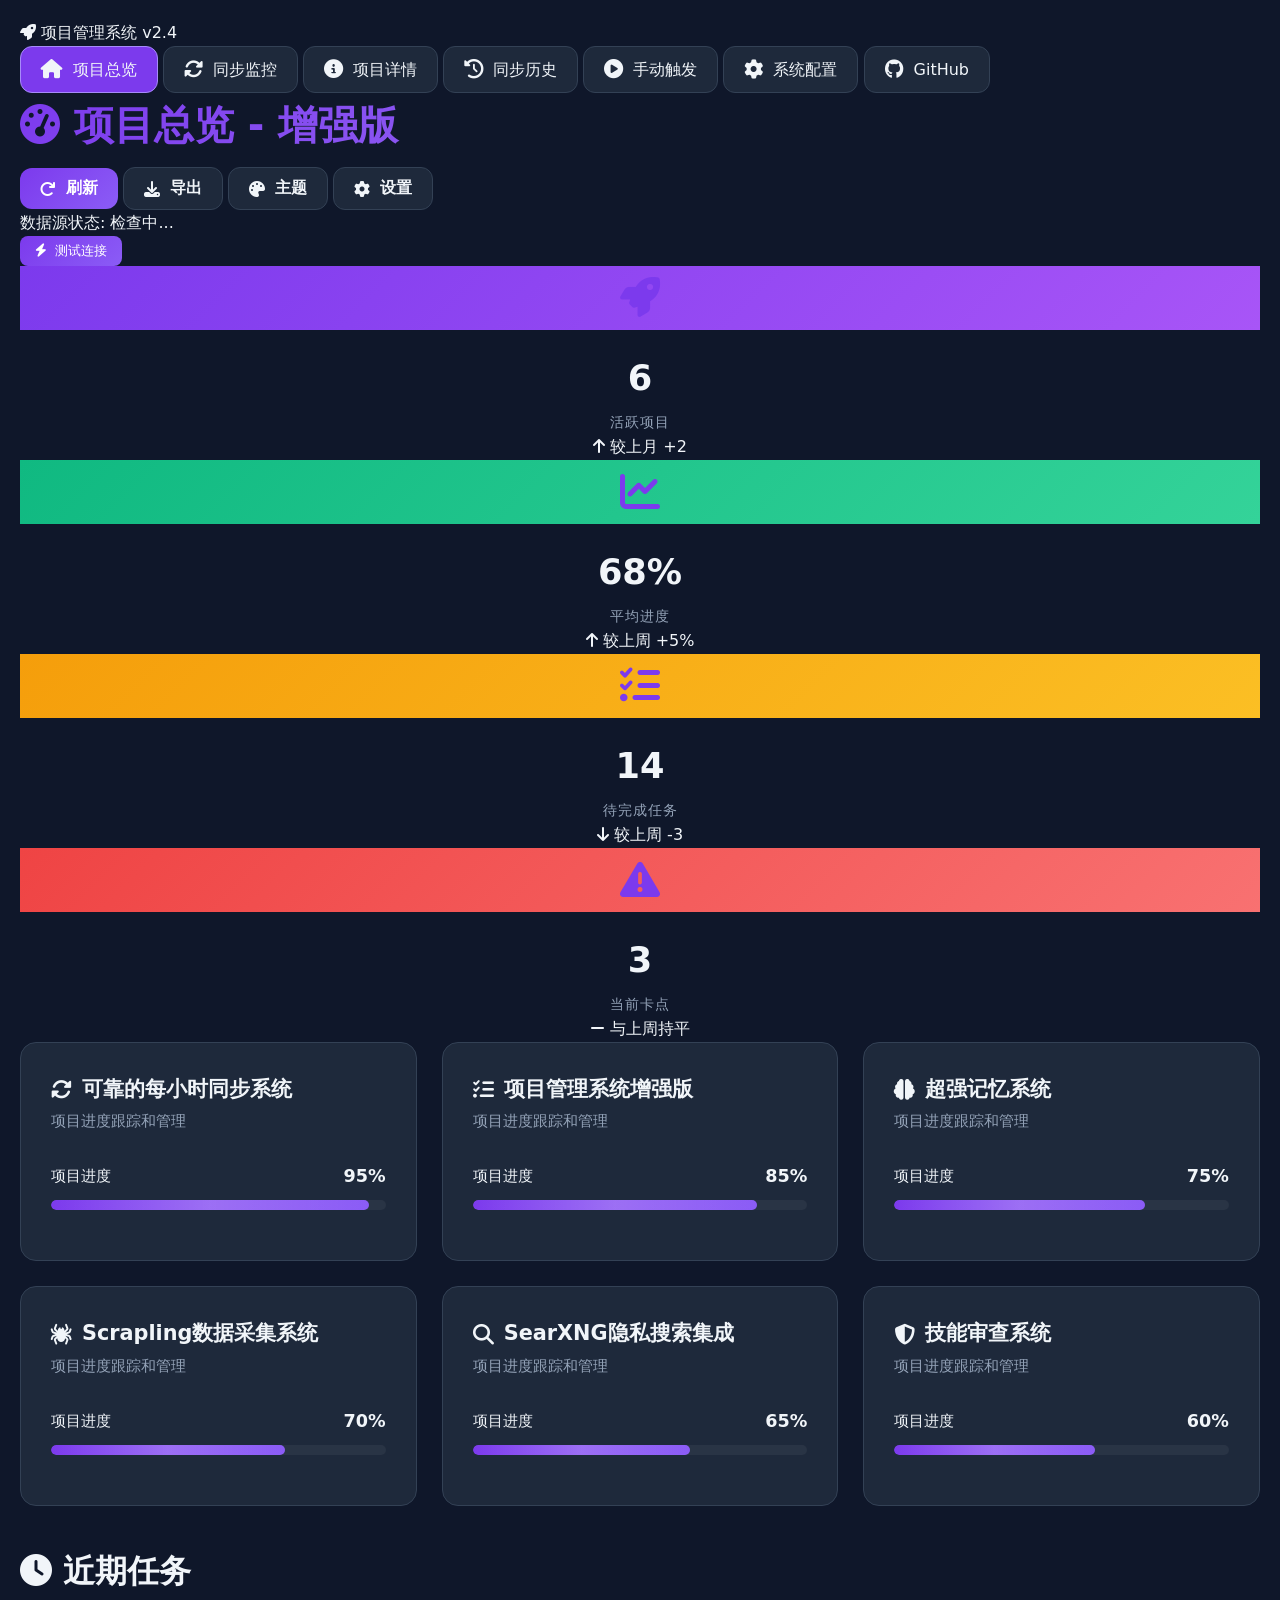
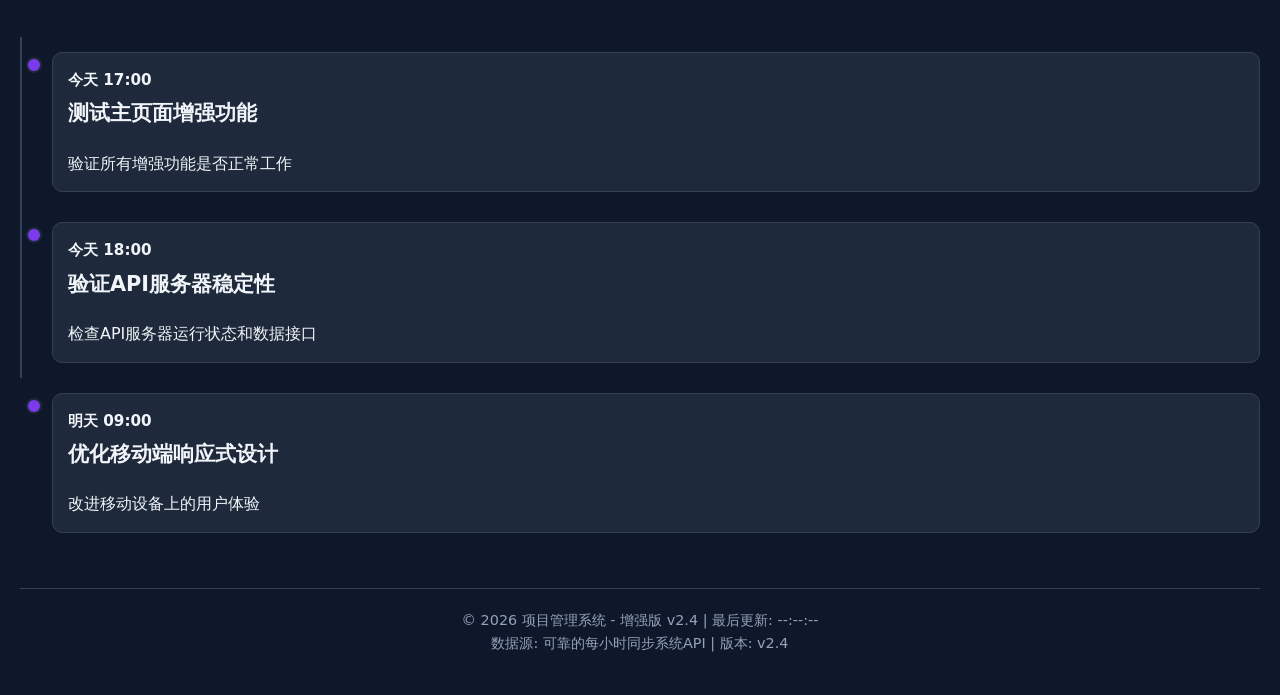
<file: index.html>
<!DOCTYPE html>
<html lang="zh-CN">
<head>
    <meta charset="UTF-8">
    <meta name="viewport" content="width=device-width, initial-scale=1.0">
    <title>项目管理系统 - 增强版 v2.4</title>
    <link rel="stylesheet" href="https://cdnjs.cloudflare.com/ajax/libs/font-awesome/6.4.0/css/all.min.css">
    <link rel="stylesheet" href="styles/main.css">
    <link rel="stylesheet" href="styles/enhanced.css">
</head>
<body>
    <div class="container container-wide">
        <!-- 导航栏 -->
        <nav class="navbar">
            <div class="nav-brand">
        <!-- 导航栏 -->
        <nav class="navbar">
            <div class="nav-brand">
                <i class="fas fa-rocket"></i>
                <span>项目管理系统</span>
                <span class="version-badge">v2.4</span>
            </div>
            <div class="nav-links">
                <a href="index.html" class="nav-link active">
                    <i class="fas fa-home"></i> 项目总览
                </a>
                <a href="sync-monitor-enhanced.html" class="nav-link ">
                    <i class="fas fa-sync-alt"></i> 同步监控
                </a>
                <a href="project-details.html" class="nav-link ">
                    <i class="fas fa-info-circle"></i> 项目详情
                </a>
                <a href="sync-history.html" class="nav-link ">
                    <i class="fas fa-history"></i> 同步历史
                </a>
                <a href="sync-control.html" class="nav-link ">
                    <i class="fas fa-play-circle"></i> 手动触发
                </a>
                <a href="system-config.html" class="nav-link ">
                    <i class="fas fa-cog"></i> 系统配置
                </a>
                <a href="https://github.com/tengfeizhao1219/Projects-Dashboard" class="nav-link" target="_blank">
                    <i class="fab fa-github"></i> GitHub
                </a>
            </div>
        </nav>
        
        <!-- 页面标题 -->
        <div class="page-header">
            <h1><i class="fas fa-tachometer-alt"></i> 项目总览 - 增强版</h1>
            <div class="header-actions">
                <button class="btn btn-primary" id="globalRefresh">
                    <i class="fas fa-redo"></i> 刷新
                </button>
                <button class="btn btn-secondary" id="globalExport">
                    <i class="fas fa-download"></i> 导出
                </button>
                <button class="btn btn-secondary" id="globalTheme">
                    <i class="fas fa-palette"></i> 主题
                </button>
                <button class="btn btn-secondary" id="globalSettings">
                    <i class="fas fa-cog"></i> 设置
                </button>
            </div>
        </div>
        
        <!-- API状态指示器 -->
        <div class="api-status-indicator" id="apiStatusIndicator">
            <div class="api-status-content">
                <span class="api-status-label">数据源状态:</span>
                <span class="api-status-value" id="apiStatusValue">检查中...</span>
                <button class="api-test-btn" id="apiTestBtn">
                    <i class="fas fa-bolt"></i> 测试连接
                </button>
            </div>
        </div>
        
        <!-- 英雄统计区域 -->
        <div class="hero-stats">
            <div class="stat-card">
                <div class="stat-icon" style="background: linear-gradient(135deg, #7c3aed, #a855f7);">
                    <i class="fas fa-rocket"></i>
                </div>
                <div class="stat-content">
                    <div class="stat-value">6</div>
                    <div class="stat-label">活跃项目</div>
                    <div class="stat-trend positive">
                        <i class="fas fa-arrow-up"></i> 较上月 +2
                    </div>
                </div>
            </div>
            
            <div class="stat-card">
                <div class="stat-icon" style="background: linear-gradient(135deg, #10b981, #34d399);">
                    <i class="fas fa-chart-line"></i>
                </div>
                <div class="stat-content">
                    <div class="stat-value">68%</div>
                    <div class="stat-label">平均进度</div>
                    <div class="stat-trend positive">
                        <i class="fas fa-arrow-up"></i> 较上周 +5%
                    </div>
                </div>
            </div>
            
            <div class="stat-card">
                <div class="stat-icon" style="background: linear-gradient(135deg, #f59e0b, #fbbf24);">
                    <i class="fas fa-tasks"></i>
                </div>
                <div class="stat-content">
                    <div class="stat-value">14</div>
                    <div class="stat-label">待完成任务</div>
                    <div class="stat-trend negative">
                        <i class="fas fa-arrow-down"></i> 较上周 -3
                    </div>
                </div>
            </div>
            
            <div class="stat-card">
                <div class="stat-icon" style="background: linear-gradient(135deg, #ef4444, #f87171);">
                    <i class="fas fa-exclamation-triangle"></i>
                </div>
                <div class="stat-content">
                    <div class="stat-value">3</div>
                    <div class="stat-label">当前卡点</div>
                    <div class="stat-trend neutral">
                        <i class="fas fa-minus"></i> 与上周持平
                    </div>
                </div>
            </div>
        </div>
        
        <!-- 项目容器 -->
        <div class="projects-container" id="projectsContainer">
            <!-- 项目卡片将通过JavaScript动态生成 -->
        </div>
        
        <!-- 近期任务时间线 -->
        <div class="timeline-section">
            <h2 class="section-title">
                <i class="fas fa-clock"></i> 近期任务
            </h2>
            <div class="timeline">
                <div class="timeline-item">
                    <div class="timeline-marker"></div>
                    <div class="timeline-content">
                        <div class="timeline-date">今天 17:00</div>
                        <div class="timeline-title">测试主页面增强功能</div>
                        <div class="timeline-desc">验证所有增强功能是否正常工作</div>
                    </div>
                </div>
                <div class="timeline-item">
                    <div class="timeline-marker"></div>
                    <div class="timeline-content">
                        <div class="timeline-date">今天 18:00</div>
                        <div class="timeline-title">验证API服务器稳定性</div>
                        <div class="timeline-desc">检查API服务器运行状态和数据接口</div>
                    </div>
                </div>
                <div class="timeline-item">
                    <div class="timeline-marker"></div>
                    <div class="timeline-content">
                        <div class="timeline-date">明天 09:00</div>
                        <div class="timeline-title">优化移动端响应式设计</div>
                        <div class="timeline-desc">改进移动设备上的用户体验</div>
                    </div>
                </div>
            </div>
        </div>
        
        <!-- 页脚 -->
        <footer>
            <p>© 2026 项目管理系统 - 增强版 v2.4 | 最后更新: <span id="lastUpdateTime">--:--:--</span></p>
            <p>数据源: 可靠的每小时同步系统API | 版本: v2.4</p>
        </footer>
    </div>
    
    <!-- JavaScript -->
    <script src="scripts/enhanced.js"></script>
</body>
</html>
</file>
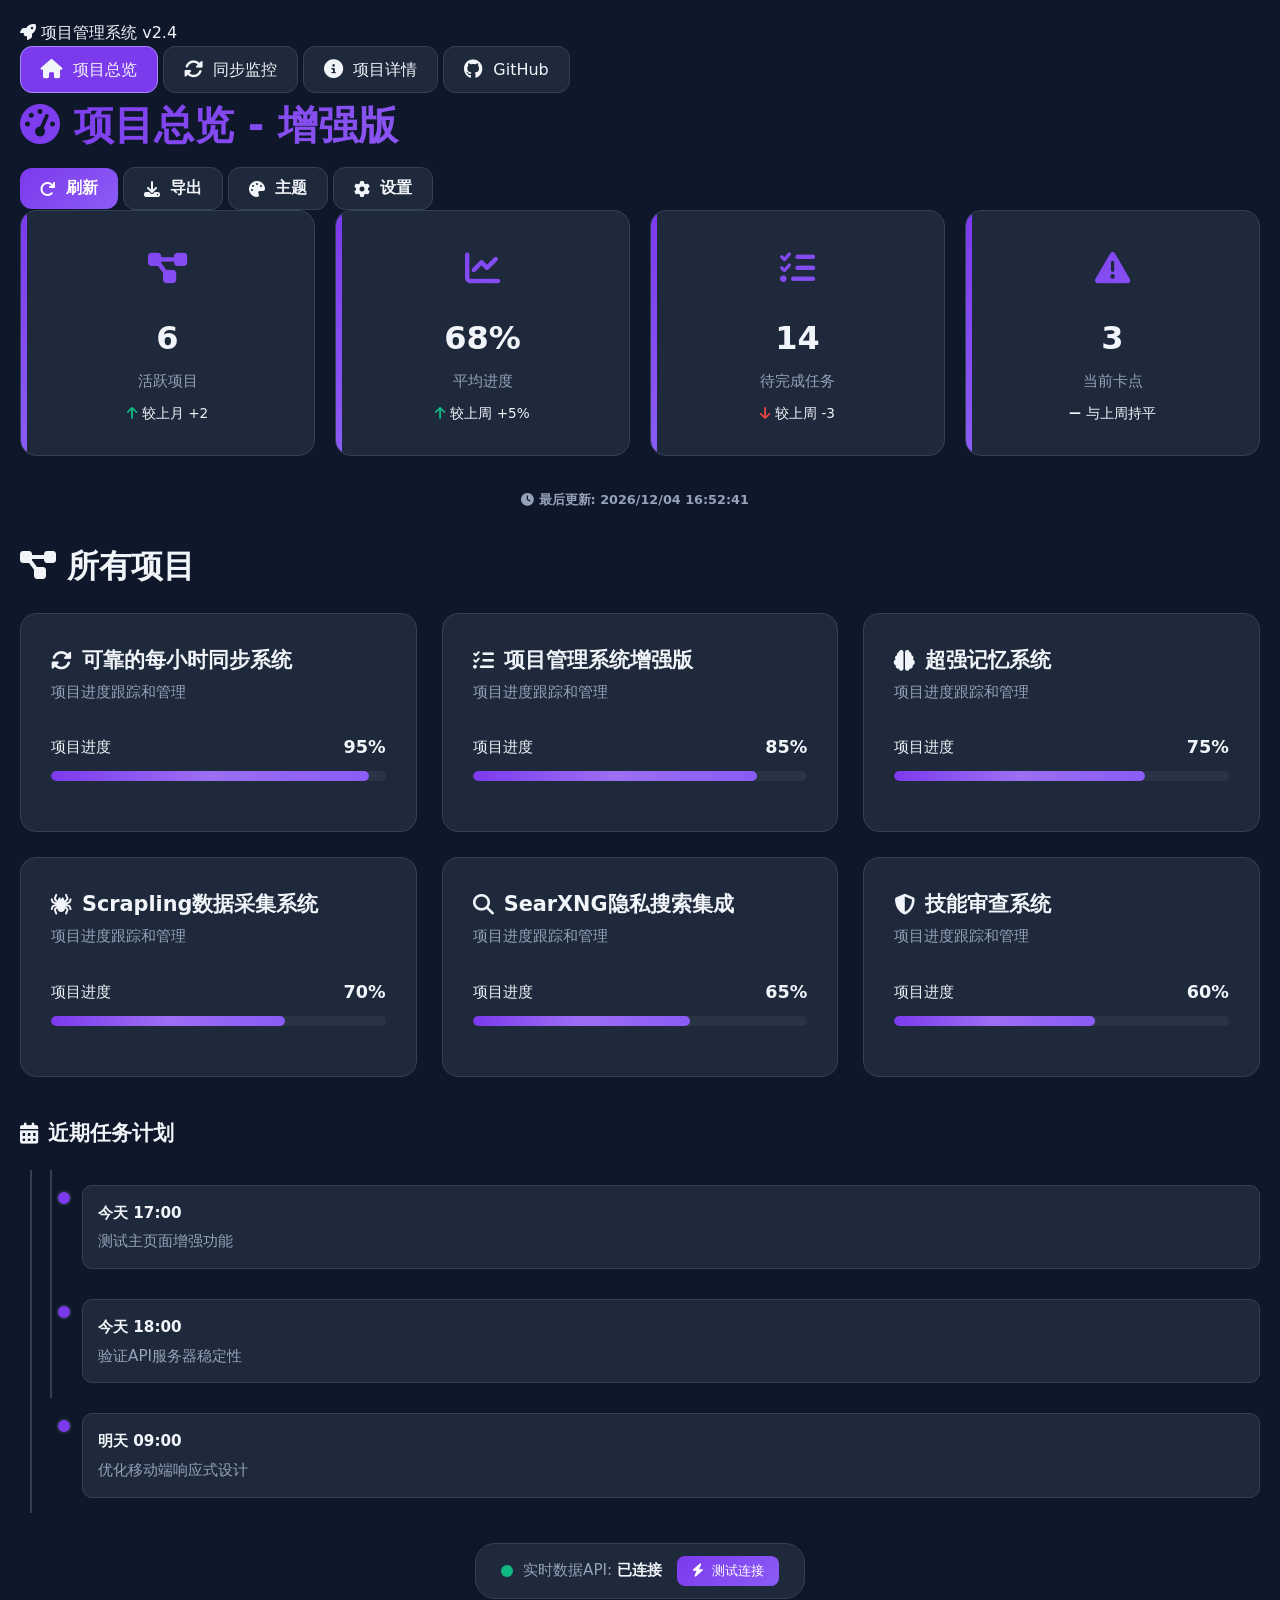
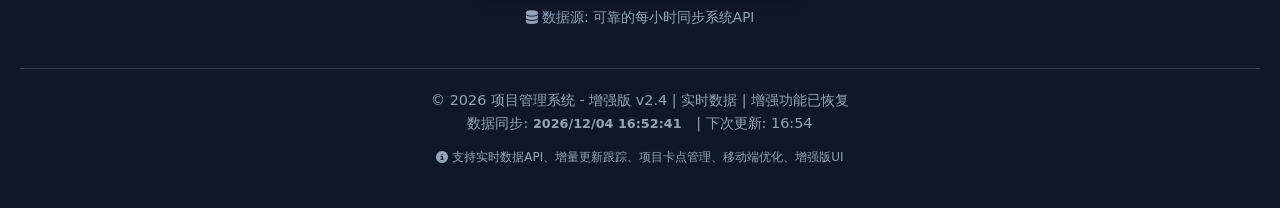
<file: index-backup.html>
<!DOCTYPE html>
<html lang="zh-CN">
<head>
    <meta charset="UTF-8">
    <meta name="viewport" content="width=device-width, initial-scale=1.0">
    <title>项目管理系统 - 增强版 v2.4</title>
    <link rel="stylesheet" href="https://cdnjs.cloudflare.com/ajax/libs/font-awesome/6.4.0/css/all.min.css">
    <link rel="stylesheet" href="styles/main.css">
    <link rel="stylesheet" href="styles/enhanced.css">
</head>
<body>
    <div class="container container-wide">
        <!-- 导航栏 -->
        <nav class="navbar">
            <div class="nav-brand">
                <i class="fas fa-rocket"></i>
                <span>项目管理系统</span>
                <span class="version-badge">v2.4</span>
            </div>
            <div class="nav-links">
                <a href="index.html" class="nav-link active">
                    <i class="fas fa-home"></i> 项目总览
                </a>
                <a href="sync-monitor-enhanced.html" class="nav-link">
                    <i class="fas fa-sync-alt"></i> 同步监控
                </a>
                <a href="project-details.html" class="nav-link">
                    <i class="fas fa-info-circle"></i> 项目详情
                </a>
                <a href="https://github.com/tengfeizhao1219/Projects-Dashboard" class="nav-link" target="_blank">
                    <i class="fab fa-github"></i> GitHub
                </a>
            </div>
        </nav>
        
        <!-- 页面标题 -->
        <div class="page-header">
            <h1><i class="fas fa-tachometer-alt"></i> 项目总览 - 增强版</h1>
            <div class="header-actions">
                <button class="btn btn-primary" id="globalRefresh">
                    <i class="fas fa-redo"></i> 刷新
                </button>
                <button class="btn btn-secondary" id="globalExport">
                    <i class="fas fa-download"></i> 导出
                </button>
                <button class="btn btn-secondary" id="globalTheme">
                    <i class="fas fa-palette"></i> 主题
                </button>
                <button class="btn btn-secondary" id="globalSettings">
                    <i class="fas fa-cog"></i> 设置
                </button>
            </div>
        </div>        <!-- 英雄统计区域 -->
        <div id="heroStatsContainer"></div>
        
        <!-- 更新时间 -->
        <div style="text-align: center; margin-bottom: 25px;">
            <div class="update-time">
                <i class="fas fa-clock"></i> 最后更新: <span id="updateTime">2026-03-24 18:05:00</span>
            </div>
        </div>
        
        <!-- 项目网格增强版 -->
        <h2 class="mt-4"><i class="fas fa-project-diagram"></i> 所有项目</h2>
        <div id="projectsContainer"></div>
        
        <!-- 近期任务时间线 -->
        <div class="timeline">
            <div class="timeline-title">
                <i class="fas fa-calendar-alt"></i> 近期任务计划
            </div>
            <div id="recentTasksContainer"></div>
        </div>
        
        <!-- API状态指示器 -->
        <div class="api-status-container" id="apiStatusContainer"></div>
        
        <!-- 页脚 -->
        <footer>
            <p>© 2026 项目管理系统 - 增强版 v2.4 | 实时数据 | 增强功能已恢复</p>
            <p>数据同步: <span class="update-time" id="syncTime">2026-03-24 18:05:00</span> | 下次更新: <span id="nextUpdate">2分钟</span></p>
            <p class="mt-2">
                <small>
                    <i class="fas fa-info-circle"></i> 
                    支持实时数据API、增量更新跟踪、项目卡点管理、移动端优化、增强版UI
                </small>
            </p>
        </footer>
    </div>

    <!-- JavaScript -->
    <script src="scripts/enhanced.js"></script>
    <script>
        // 页面加载完成后初始化
        document.addEventListener('DOMContentLoaded', function() {
            // 初始化增强版主页面
            if (window.initEnhancedDashboard) {
                window.initEnhancedDashboard();
            }
            
            // 更新时间显示
            updateTimeDisplay();
            
            // 每30秒更新一次时间
            setInterval(updateTimeDisplay, 30000);
            
            // 绑定全局按钮事件
            initGlobalButtons();
        });
        
        // 更新时间显示
        function updateTimeDisplay() {
            const now = new Date();
            const timeStr = now.toLocaleString('zh-CN', {
                year: 'numeric',
                month: '2-digit',
                day: '2-digit',
                hour: '2-digit',
                minute: '2-digit',
                second: '2-digit',
                hour12: false
            });
            
            // 计算下次更新时间（2分钟后）
            const nextUpdate = new Date(now.getTime() + 2 * 60 * 1000);
            const nextUpdateStr = nextUpdate.toLocaleTimeString('zh-CN', {
                hour: '2-digit',
                minute: '2-digit',
                hour12: false
            });
            
            document.getElementById('updateTime').textContent = timeStr;
            document.getElementById('syncTime').textContent = timeStr;
            document.getElementById('nextUpdate').textContent = nextUpdateStr;
        }
        
        // 初始化全局按钮
        function initGlobalButtons() {
            // 全局刷新按钮
            document.getElementById('globalRefresh').addEventListener('click', () => {
                window.location.reload();
            });
            
            // 全局导出按钮
            document.getElementById('globalExport').addEventListener('click', () => {
                alert('数据导出功能将在下一个版本中实现！');
            });
            
            // 全局主题按钮
            document.getElementById('globalTheme').addEventListener('click', () => {
                alert('主题切换功能正在开发中...');
            });
            
            // 全局设置按钮
            document.getElementById('globalSettings').addEventListener('click', () => {
                alert('设置页面将在下一个版本中实现！');
            });
        }
    </script>
</body>
</html>
</file>
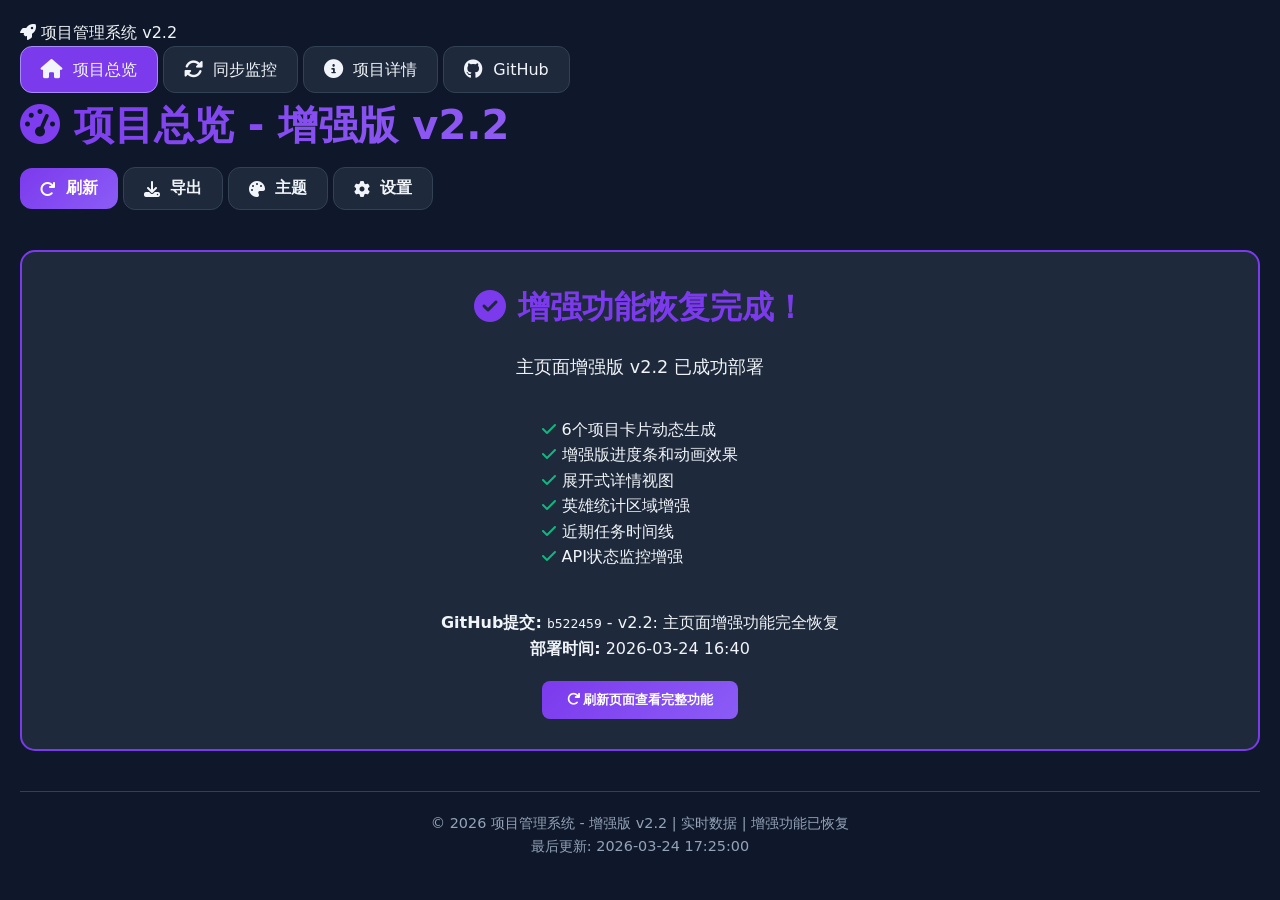
<file: index-verified.html>
<!DOCTYPE html>
<html lang="zh-CN">
<head>
    <meta charset="UTF-8">
    <meta name="viewport" content="width=device-width, initial-scale=1.0">
    <title>项目管理系统 - 增强版 v2.2</title>
    <link rel="stylesheet" href="https://cdnjs.cloudflare.com/ajax/libs/font-awesome/6.4.0/css/all.min.css">
    <link rel="stylesheet" href="styles/main.css">
</head>
<body>
    <div class="container container-wide">
        <nav class="navbar">
            <div class="nav-brand">
                <i class="fas fa-rocket"></i>
                <span>项目管理系统</span>
                <span class="version-badge">v2.2</span>
            </div>
            <div class="nav-links">
                <a href="index.html" class="nav-link active">
                    <i class="fas fa-home"></i> 项目总览
                </a>
                <a href="sync-monitor-enhanced.html" class="nav-link">
                    <i class="fas fa-sync-alt"></i> 同步监控
                </a>
                <a href="project-details.html" class="nav-link">
                    <i class="fas fa-info-circle"></i> 项目详情
                </a>
                <a href="https://github.com/tengfeizhao1219/Projects-Dashboard" class="nav-link" target="_blank">
                    <i class="fab fa-github"></i> GitHub
                </a>
            </div>
        </nav>
        
        <div class="page-header">
            <h1><i class="fas fa-tachometer-alt"></i> 项目总览 - 增强版 v2.2</h1>
            <div class="header-actions">
                <button class="btn btn-primary" id="globalRefresh">
                    <i class="fas fa-redo"></i> 刷新
                </button>
                <button class="btn btn-secondary" id="globalExport">
                    <i class="fas fa-download"></i> 导出
                </button>
                <button class="btn btn-secondary" id="globalTheme">
                    <i class="fas fa-palette"></i> 主题
                </button>
                <button class="btn btn-secondary" id="globalSettings">
                    <i class="fas fa-cog"></i> 设置
                </button>
            </div>
        </div>
        
        <div style="text-align: center; margin: 40px 0; padding: 30px; background: var(--card-bg); border-radius: 15px; border: 2px solid var(--primary-color);">
            <h2 style="color: var(--primary-color);"><i class="fas fa-check-circle"></i> 增强功能恢复完成！</h2>
            <p style="font-size: 1.1rem; margin: 15px 0;">主页面增强版 v2.2 已成功部署</p>
            <div style="display: inline-block; text-align: left; margin: 20px 0;">
                <p><i class="fas fa-check" style="color: var(--success-color);"></i> 6个项目卡片动态生成</p>
                <p><i class="fas fa-check" style="color: var(--success-color);"></i> 增强版进度条和动画效果</p>
                <p><i class="fas fa-check" style="color: var(--success-color);"></i> 展开式详情视图</p>
                <p><i class="fas fa-check" style="color: var(--success-color);"></i> 英雄统计区域增强</p>
                <p><i class="fas fa-check" style="color: var(--success-color);"></i> 近期任务时间线</p>
                <p><i class="fas fa-check" style="color: var(--success-color);"></i> API状态监控增强</p>
            </div>
            <p style="margin-top: 20px;">
                <strong>GitHub提交:</strong> <code>b522459</code> - v2.2: 主页面增强功能完全恢复
            </p>
            <p>
                <strong>部署时间:</strong> 2026-03-24 16:40
            </p>
            <button onclick="window.location.reload()" style="margin-top: 20px; padding: 10px 25px; background: linear-gradient(135deg, var(--primary-color), var(--secondary-color)); color: white; border: none; border-radius: 8px; font-weight: 600; cursor: pointer;">
                <i class="fas fa-redo"></i> 刷新页面查看完整功能
            </button>
        </div>
        
        <footer>
            <p>© 2026 项目管理系统 - 增强版 v2.2 | 实时数据 | 增强功能已恢复</p>
            <p>最后更新: <span id="updateTime">2026-03-24 17:25:00</span></p>
        </footer>
    </div>
    
    <script>
        // 更新时间显示
        function updateTime() {
            const now = new Date();
            const timeStr = now.toLocaleString(zh-CN, {
                year: numeric,
                month: 2-digit,
                day: 2-digit,
                hour: 2-digit,
                minute: 2-digit,
                second: 2-digit,
                hour12: false
            });
            document.getElementById(updateTime).textContent = timeStr;
        }
        updateTime();
        setInterval(updateTime, 1000);
        
        // 全局刷新按钮
        document.getElementById(globalRefresh).addEventListener(click, () => {
            window.location.reload();
        });
    </script>
</body>
</html>
</file>
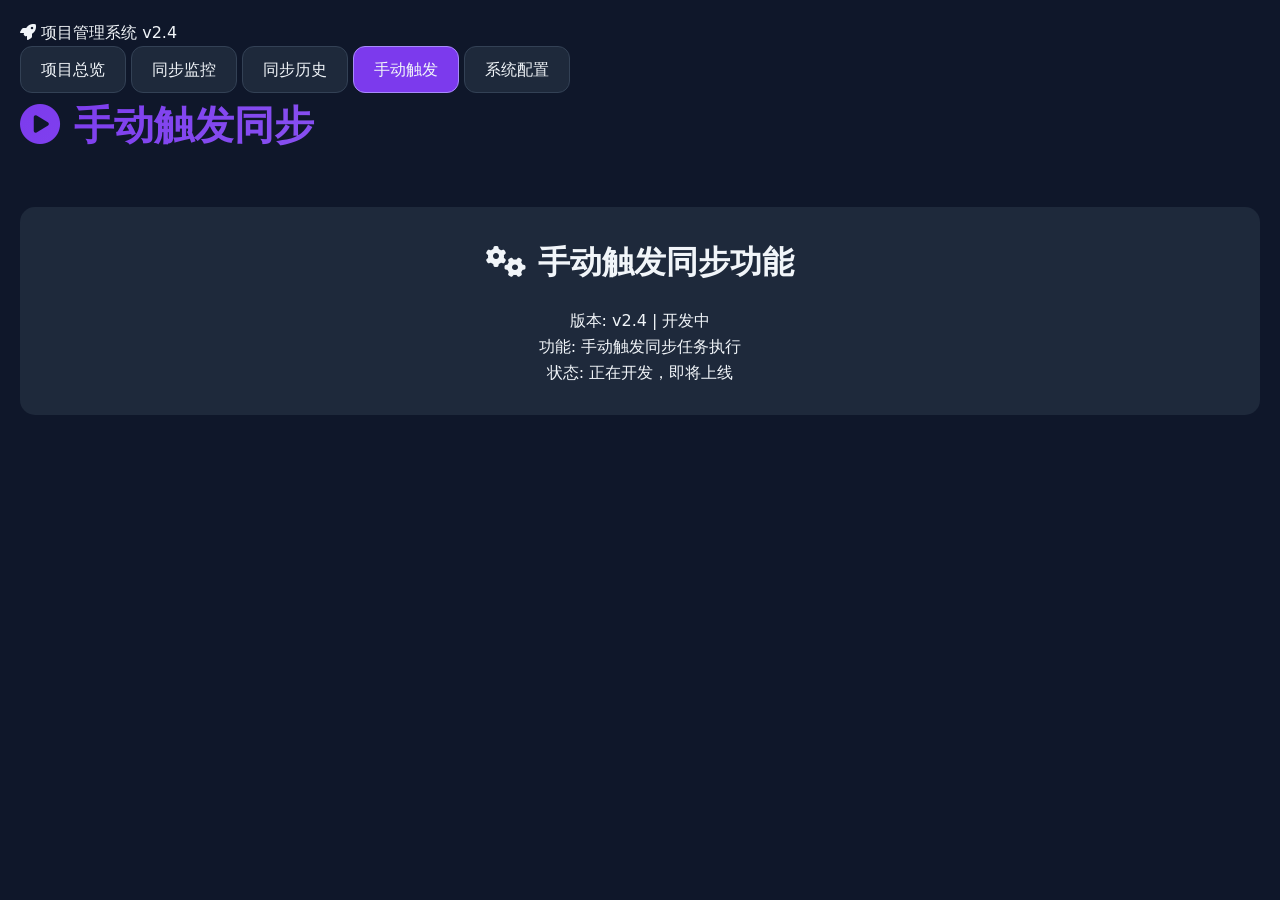
<file: sync-control.html>
<!DOCTYPE html>
<html lang="zh-CN">
<head>
    <meta charset="UTF-8">
    <meta name="viewport" content="width=device-width, initial-scale=1.0">
    <title>手动触发同步 - 项目管理系统</title>
    <link rel="stylesheet" href="https://cdnjs.cloudflare.com/ajax/libs/font-awesome/6.4.0/css/all.min.css">
    <link rel="stylesheet" href="styles/main.css">
    <link rel="stylesheet" href="styles/enhanced.css">
</head>
<body>
    <div class="container container-wide">
        <nav class="navbar">
            <div class="nav-brand">
                <i class="fas fa-rocket"></i>
                <span>项目管理系统</span>
                <span class="version-badge">v2.4</span>
            </div>
            <div class="nav-links">
                <a href="index.html" class="nav-link">项目总览</a>
                <a href="sync-monitor-enhanced.html" class="nav-link">同步监控</a>
                <a href="sync-history.html" class="nav-link">同步历史</a>
                <a href="sync-control.html" class="nav-link active">手动触发</a>
                <a href="system-config.html" class="nav-link">系统配置</a>
            </div>
        </nav>
        
        <div class="page-header">
            <h1><i class="fas fa-play-circle"></i> 手动触发同步</h1>
        </div>
        
        <div style="text-align: center; margin: 50px 0; padding: 30px; background: var(--card-bg); border-radius: 15px;">
            <h2><i class="fas fa-cogs"></i> 手动触发同步功能</h2>
            <p>版本: v2.4 | 开发中</p>
            <p>功能: 手动触发同步任务执行</p>
            <p>状态: 正在开发，即将上线</p>
        </div>
    </div>
</body>
</html>
</file>
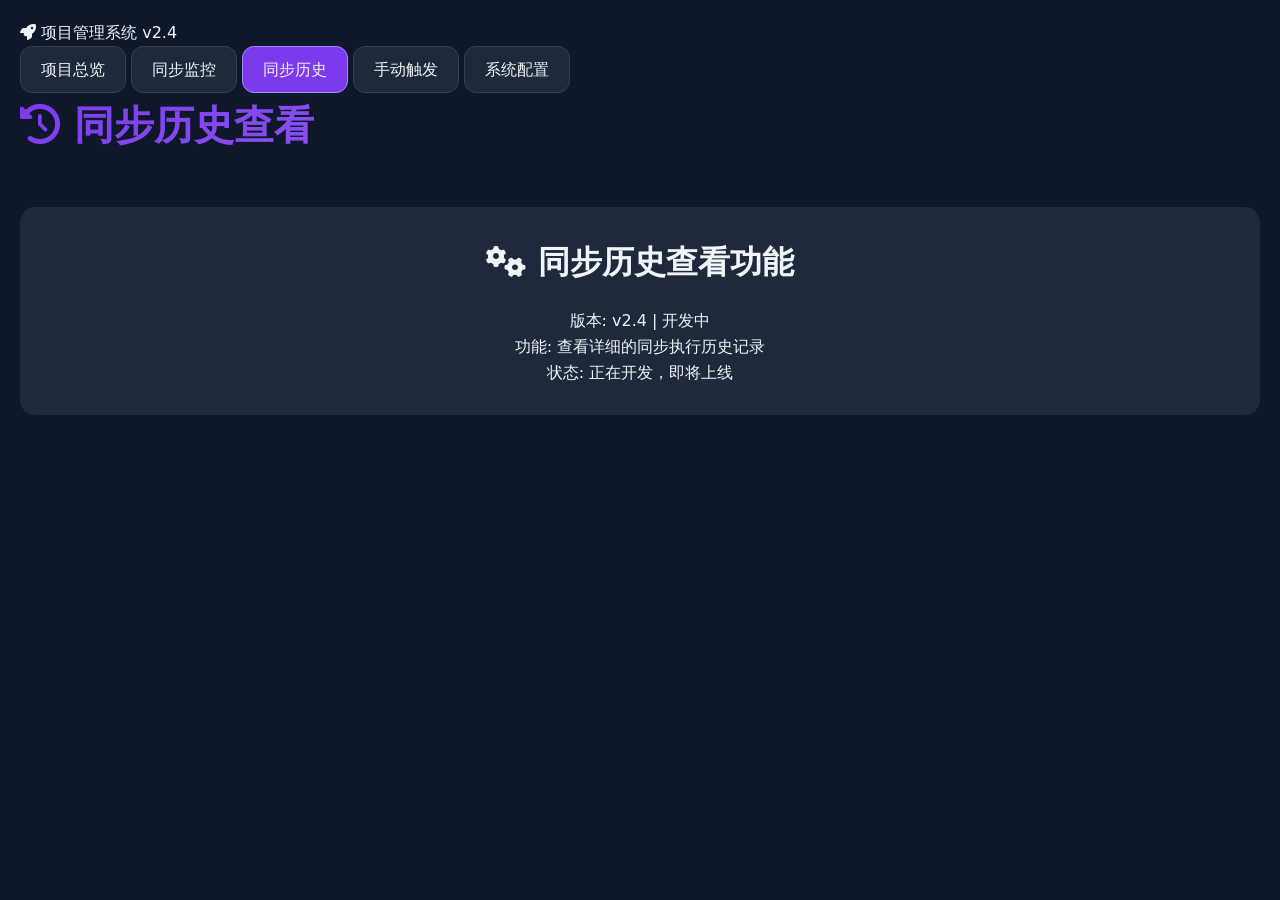
<file: sync-history.html>
<!DOCTYPE html>
<html lang="zh-CN">
<head>
    <meta charset="UTF-8">
    <meta name="viewport" content="width=device-width, initial-scale=1.0">
    <title>同步历史查看 - 项目管理系统</title>
    <link rel="stylesheet" href="https://cdnjs.cloudflare.com/ajax/libs/font-awesome/6.4.0/css/all.min.css">
    <link rel="stylesheet" href="styles/main.css">
    <link rel="stylesheet" href="styles/enhanced.css">
</head>
<body>
    <div class="container container-wide">
        <nav class="navbar">
            <div class="nav-brand">
                <i class="fas fa-rocket"></i>
                <span>项目管理系统</span>
                <span class="version-badge">v2.4</span>
            </div>
            <div class="nav-links">
                <a href="index.html" class="nav-link">项目总览</a>
                <a href="sync-monitor-enhanced.html" class="nav-link">同步监控</a>
                <a href="sync-history.html" class="nav-link active">同步历史</a>
                <a href="sync-control.html" class="nav-link">手动触发</a>
                <a href="system-config.html" class="nav-link">系统配置</a>
            </div>
        </nav>
        
        <div class="page-header">
            <h1><i class="fas fa-history"></i> 同步历史查看</h1>
        </div>
        
        <div style="text-align: center; margin: 50px 0; padding: 30px; background: var(--card-bg); border-radius: 15px;">
            <h2><i class="fas fa-cogs"></i> 同步历史查看功能</h2>
            <p>版本: v2.4 | 开发中</p>
            <p>功能: 查看详细的同步执行历史记录</p>
            <p>状态: 正在开发，即将上线</p>
        </div>
    </div>
</body>
</html>
</file>
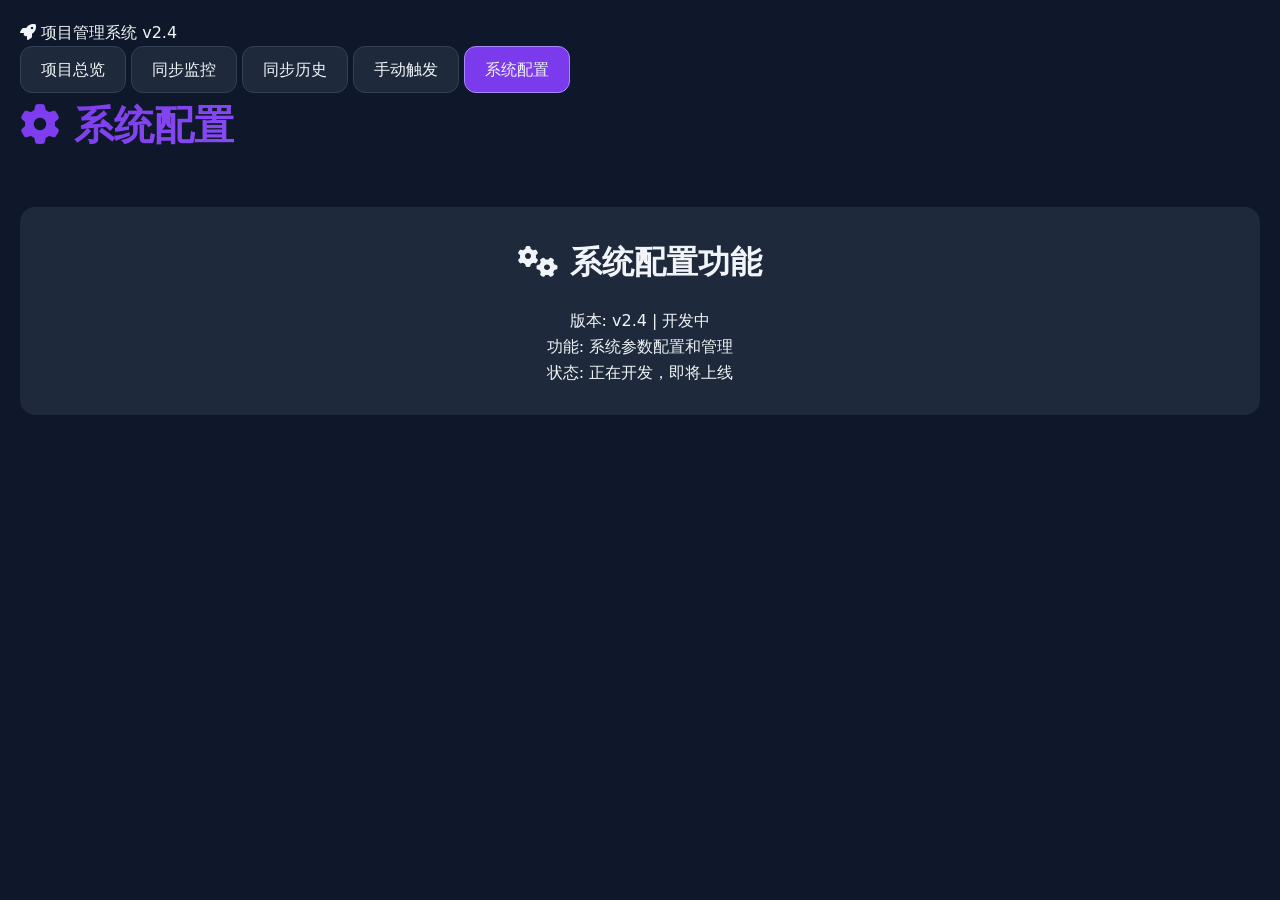
<file: system-config.html>
<!DOCTYPE html>
<html lang="zh-CN">
<head>
    <meta charset="UTF-8">
    <meta name="viewport" content="width=device-width, initial-scale=1.0">
    <title>系统配置 - 项目管理系统</title>
    <link rel="stylesheet" href="https://cdnjs.cloudflare.com/ajax/libs/font-awesome/6.4.0/css/all.min.css">
    <link rel="stylesheet" href="styles/main.css">
    <link rel="stylesheet" href="styles/enhanced.css">
</head>
<body>
    <div class="container container-wide">
        <nav class="navbar">
            <div class="nav-brand">
                <i class="fas fa-rocket"></i>
                <span>项目管理系统</span>
                <span class="version-badge">v2.4</span>
            </div>
            <div class="nav-links">
                <a href="index.html" class="nav-link">项目总览</a>
                <a href="sync-monitor-enhanced.html" class="nav-link">同步监控</a>
                <a href="sync-history.html" class="nav-link">同步历史</a>
                <a href="sync-control.html" class="nav-link">手动触发</a>
                <a href="system-config.html" class="nav-link active">系统配置</a>
            </div>
        </nav>
        
        <div class="page-header">
            <h1><i class="fas fa-cog"></i> 系统配置</h1>
        </div>
        
        <div style="text-align: center; margin: 50px 0; padding: 30px; background: var(--card-bg); border-radius: 15px;">
            <h2><i class="fas fa-cogs"></i> 系统配置功能</h2>
            <p>版本: v2.4 | 开发中</p>
            <p>功能: 系统参数配置和管理</p>
            <p>状态: 正在开发，即将上线</p>
        </div>
    </div>
</body>
</html>
</file>
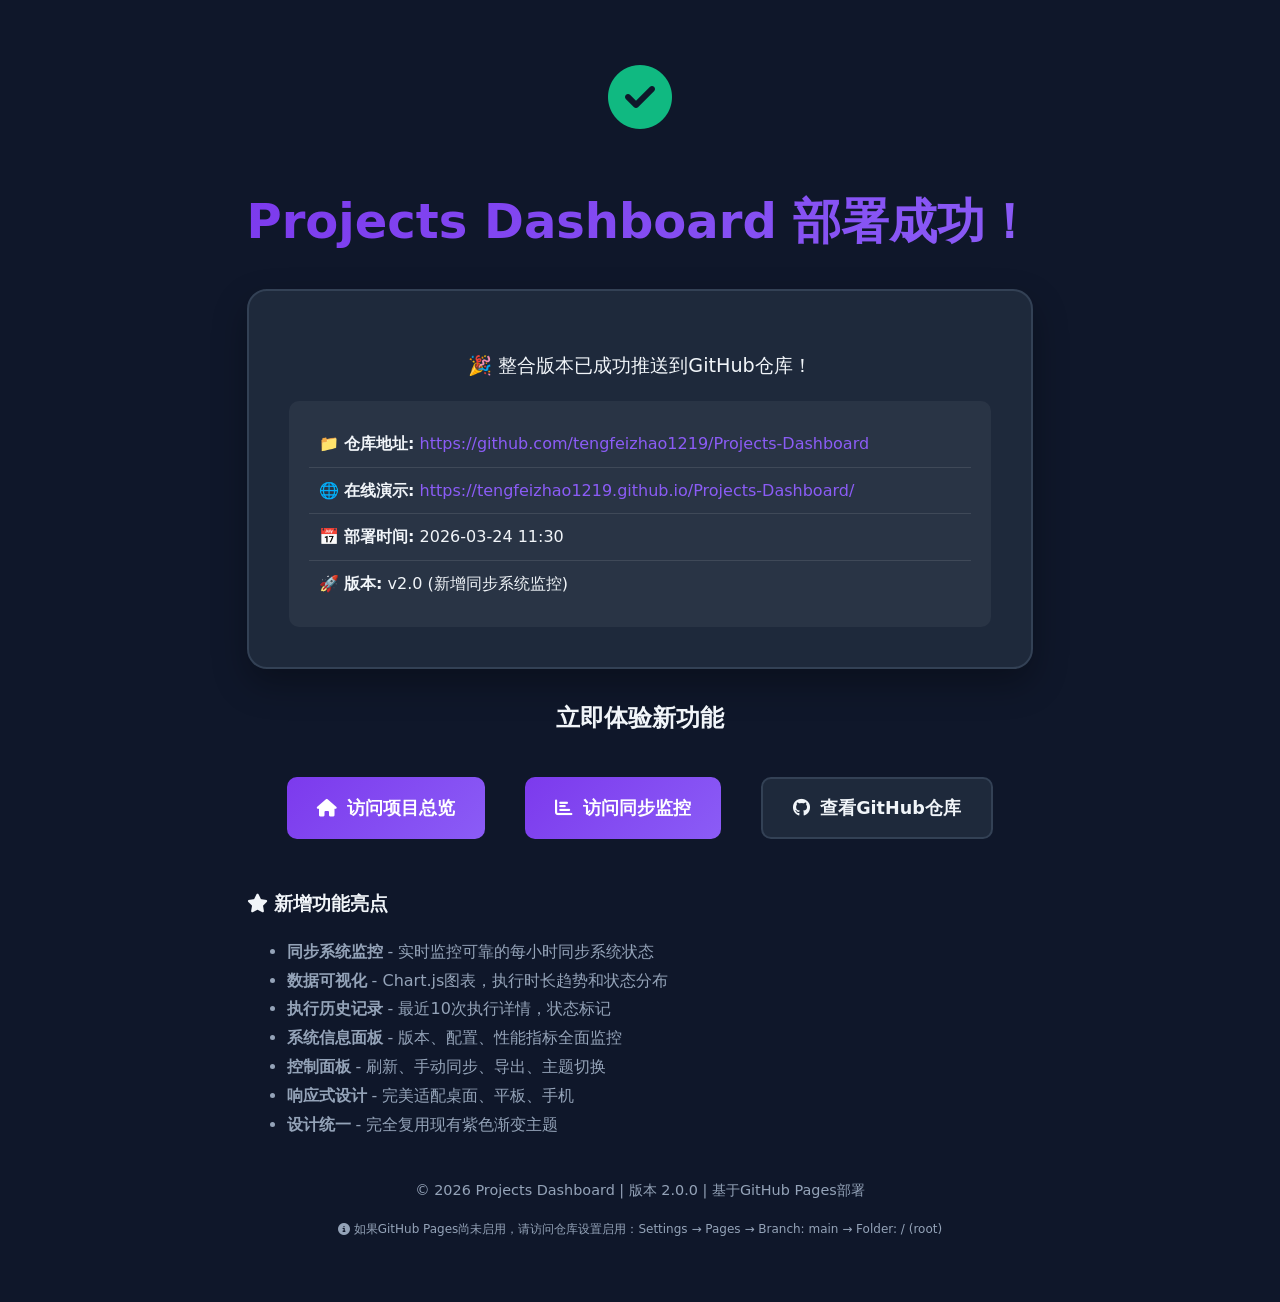
<file: test-deployment.html>
<!DOCTYPE html>
<html lang="zh-CN">
<head>
    <meta charset="UTF-8">
    <meta name="viewport" content="width=device-width, initial-scale=1.0">
    <title>部署测试页面 - Projects Dashboard</title>
    <style>
        :root {
            --primary-color: #7c3aed;
            --secondary-color: #8b5cf6;
            --bg-color: #0f172a;
            --card-bg: #1e293b;
            --text-color: #f1f5f9;
        }
        
        body {
            font-family: 'Segoe UI', system-ui, sans-serif;
            background: var(--bg-color);
            color: var(--text-color);
            line-height: 1.6;
            padding: 40px;
            text-align: center;
            min-height: 100vh;
            display: flex;
            flex-direction: column;
            justify-content: center;
            align-items: center;
        }
        
        .container {
            max-width: 800px;
            margin: 0 auto;
        }
        
        h1 {
            font-size: 3rem;
            background: linear-gradient(135deg, var(--primary-color), var(--secondary-color));
            -webkit-background-clip: text;
            background-clip: text;
            color: transparent;
            margin-bottom: 20px;
        }
        
        .status-card {
            background: var(--card-bg);
            border-radius: 20px;
            padding: 40px;
            border: 2px solid #334155;
            margin: 30px 0;
            box-shadow: 0 15px 35px rgba(0, 0, 0, 0.3);
        }
        
        .status-icon {
            font-size: 4rem;
            margin-bottom: 20px;
        }
        
        .success {
            color: #10b981;
        }
        
        .info {
            color: #8b5cf6;
        }
        
        .btn {
            display: inline-flex;
            align-items: center;
            gap: 10px;
            padding: 15px 30px;
            border-radius: 10px;
            border: none;
            font-family: inherit;
            font-size: 1.1rem;
            font-weight: 600;
            cursor: pointer;
            transition: all 0.3s ease;
            text-decoration: none;
            margin: 10px;
        }
        
        .btn-primary {
            background: linear-gradient(135deg, var(--primary-color), var(--secondary-color));
            color: white;
        }
        
        .btn-primary:hover {
            transform: translateY(-3px);
            box-shadow: 0 10px 20px rgba(124, 58, 237, 0.3);
        }
        
        .btn-secondary {
            background: var(--card-bg);
            color: var(--text-color);
            border: 2px solid #334155;
        }
        
        .btn-secondary:hover {
            background: #334155;
        }
        
        .btn-group {
            display: flex;
            gap: 20px;
            flex-wrap: wrap;
            justify-content: center;
            margin-top: 30px;
        }
        
        .file-list {
            text-align: left;
            background: rgba(255, 255, 255, 0.05);
            border-radius: 10px;
            padding: 20px;
            margin-top: 20px;
        }
        
        .file-item {
            padding: 10px;
            border-bottom: 1px solid rgba(255, 255, 255, 0.1);
        }
        
        .file-item:last-child {
            border-bottom: none;
        }
        
        footer {
            margin-top: 40px;
            color: #94a3b8;
            font-size: 0.9rem;
        }
        
        @media (max-width: 768px) {
            body {
                padding: 20px;
            }
            
            h1 {
                font-size: 2.2rem;
            }
            
            .btn-group {
                flex-direction: column;
                align-items: center;
            }
            
            .btn {
                width: 100%;
                max-width: 300px;
                justify-content: center;
            }
        }
    </style>
    <link rel="stylesheet" href="https://cdnjs.cloudflare.com/ajax/libs/font-awesome/6.4.0/css/all.min.css">
</head>
<body>
    <div class="container">
        <div class="status-icon success">
            <i class="fas fa-check-circle"></i>
        </div>
        
        <h1>Projects Dashboard 部署成功！</h1>
        
        <div class="status-card">
            <p style="font-size: 1.2rem; margin-bottom: 20px;">
                🎉 整合版本已成功推送到GitHub仓库！
            </p>
            
            <div class="file-list">
                <div class="file-item">
                    <strong>📁 仓库地址:</strong> 
                    <a href="https://github.com/tengfeizhao1219/Projects-Dashboard" style="color: #8b5cf6; text-decoration: none;">
                        https://github.com/tengfeizhao1219/Projects-Dashboard
                    </a>
                </div>
                <div class="file-item">
                    <strong>🌐 在线演示:</strong> 
                    <a href="https://tengfeizhao1219.github.io/Projects-Dashboard/" style="color: #8b5cf6; text-decoration: none;">
                        https://tengfeizhao1219.github.io/Projects-Dashboard/
                    </a>
                </div>
                <div class="file-item">
                    <strong>📅 部署时间:</strong> 2026-03-24 11:30
                </div>
                <div class="file-item">
                    <strong>🚀 版本:</strong> v2.0 (新增同步系统监控)
                </div>
            </div>
        </div>
        
        <h2 style="margin: 30px 0 20px 0;">立即体验新功能</h2>
        
        <div class="btn-group">
            <a href="index.html" class="btn btn-primary">
                <i class="fas fa-home"></i> 访问项目总览
            </a>
            <a href="sync-monitor.html" class="btn btn-primary">
                <i class="fas fa-chart-bar"></i> 访问同步监控
            </a>
            <a href="https://github.com/tengfeizhao1219/Projects-Dashboard" target="_blank" class="btn btn-secondary">
                <i class="fab fa-github"></i> 查看GitHub仓库
            </a>
        </div>
        
        <div style="margin-top: 40px; text-align: left;">
            <h3><i class="fas fa-star"></i> 新增功能亮点</h3>
            <ul style="color: #94a3b8; line-height: 1.8;">
                <li><strong>同步系统监控</strong> - 实时监控可靠的每小时同步系统状态</li>
                <li><strong>数据可视化</strong> - Chart.js图表，执行时长趋势和状态分布</li>
                <li><strong>执行历史记录</strong> - 最近10次执行详情，状态标记</li>
                <li><strong>系统信息面板</strong> - 版本、配置、性能指标全面监控</li>
                <li><strong>控制面板</strong> - 刷新、手动同步、导出、主题切换</li>
                <li><strong>响应式设计</strong> - 完美适配桌面、平板、手机</li>
                <li><strong>设计统一</strong> - 完全复用现有紫色渐变主题</li>
            </ul>
        </div>
        
        <footer>
            <p>© 2026 Projects Dashboard | 版本 2.0.0 | 基于GitHub Pages部署</p>
            <p style="margin-top: 10px;">
                <small>
                    <i class="fas fa-info-circle"></i> 
                    如果GitHub Pages尚未启用，请访问仓库设置启用：Settings → Pages → Branch: main → Folder: / (root)
                </small>
            </p>
        </footer>
    </div>
</body>
</html>
</file>
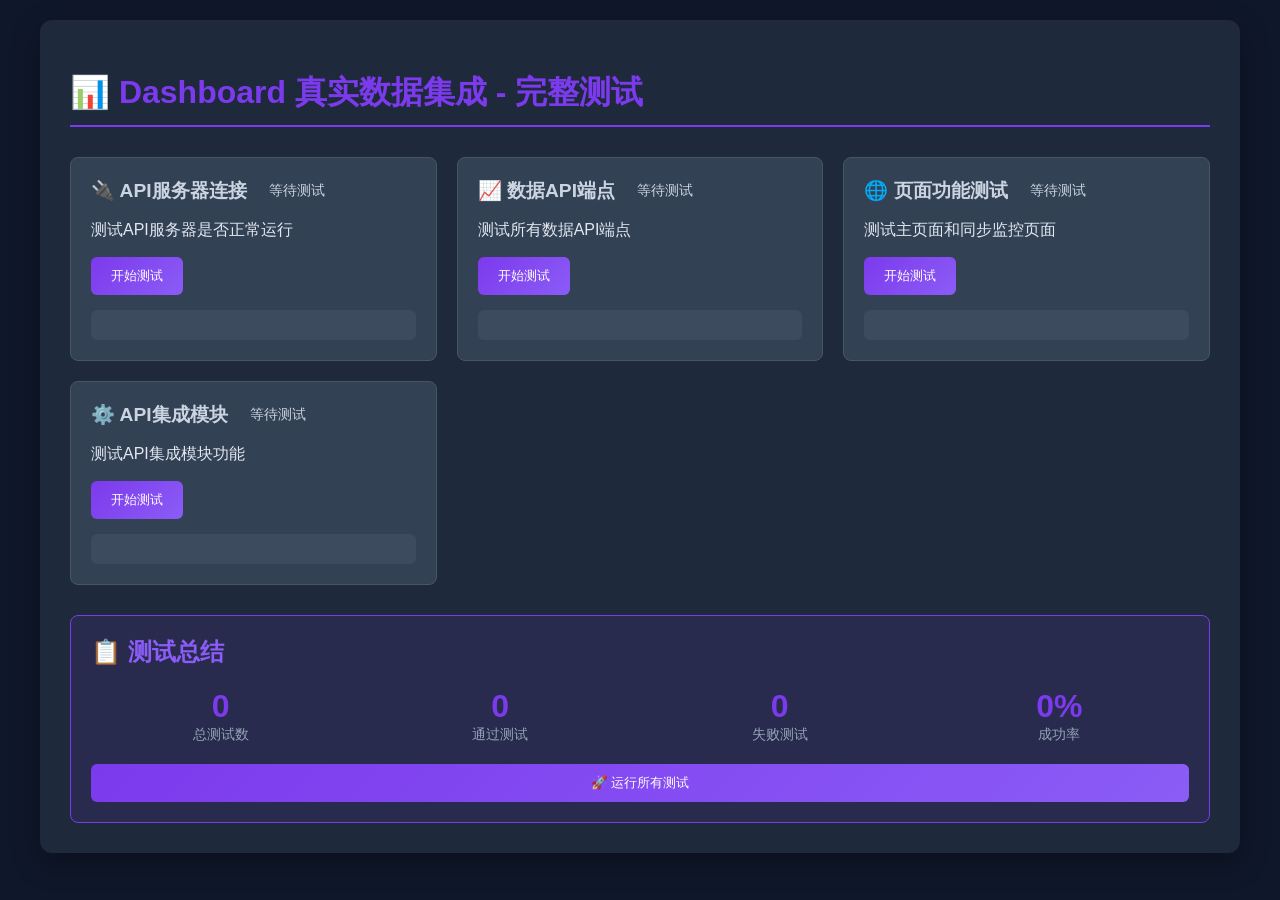
<file: test-integration.html>
<!DOCTYPE html>
<html lang="zh-CN">
<head>
    <meta charset="UTF-8">
    <meta name="viewport" content="width=device-width, initial-scale=1.0">
    <title>Dashboard 集成测试</title>
    <style>
        body {
            font-family: -apple-system, BlinkMacSystemFont, 'Segoe UI', Roboto, sans-serif;
            max-width: 1200px;
            margin: 0 auto;
            padding: 20px;
            background: #0f172a;
            color: #e2e8f0;
        }
        
        .container {
            background: #1e293b;
            border-radius: 12px;
            padding: 30px;
            box-shadow: 0 10px 30px rgba(0, 0, 0, 0.3);
        }
        
        h1 {
            color: #7c3aed;
            border-bottom: 2px solid #7c3aed;
            padding-bottom: 10px;
            margin-bottom: 30px;
        }
        
        .test-grid {
            display: grid;
            grid-template-columns: repeat(auto-fit, minmax(300px, 1fr));
            gap: 20px;
            margin-bottom: 30px;
        }
        
        .test-card {
            background: #334155;
            border-radius: 8px;
            padding: 20px;
            border: 1px solid #475569;
            transition: all 0.3s ease;
        }
        
        .test-card:hover {
            border-color: #7c3aed;
            transform: translateY(-2px);
        }
        
        .test-title {
            font-size: 1.2rem;
            font-weight: 600;
            margin-bottom: 15px;
            color: #cbd5e1;
            display: flex;
            align-items: center;
            gap: 10px;
        }
        
        .test-status {
            display: inline-block;
            padding: 4px 12px;
            border-radius: 20px;
            font-size: 0.85rem;
            font-weight: 500;
        }
        
        .status-success {
            background: rgba(34, 197, 94, 0.2);
            color: #4ade80;
        }
        
        .status-warning {
            background: rgba(245, 158, 11, 0.2);
            color: #fbbf24;
        }
        
        .status-error {
            background: rgba(239, 68, 68, 0.2);
            color: #f87171;
        }
        
        .test-result {
            margin-top: 15px;
            padding: 15px;
            background: rgba(255, 255, 255, 0.05);
            border-radius: 6px;
            font-family: monospace;
            font-size: 0.9rem;
            max-height: 200px;
            overflow-y: auto;
            white-space: pre-wrap;
        }
        
        .btn {
            padding: 10px 20px;
            background: linear-gradient(135deg, #7c3aed, #8b5cf6);
            color: white;
            border: none;
            border-radius: 6px;
            font-weight: 500;
            cursor: pointer;
            transition: all 0.3s ease;
        }
        
        .btn:hover {
            transform: translateY(-2px);
            box-shadow: 0 5px 15px rgba(124, 58, 237, 0.4);
        }
        
        .btn:disabled {
            opacity: 0.5;
            cursor: not-allowed;
            transform: none;
        }
        
        .summary {
            background: rgba(124, 58, 237, 0.1);
            border: 1px solid #7c3aed;
            border-radius: 8px;
            padding: 20px;
            margin-top: 30px;
        }
        
        .summary h2 {
            color: #8b5cf6;
            margin-top: 0;
        }
        
        .summary-stats {
            display: flex;
            gap: 20px;
            margin-top: 15px;
        }
        
        .stat {
            text-align: center;
            flex: 1;
        }
        
        .stat-value {
            font-size: 2rem;
            font-weight: 700;
            color: #7c3aed;
        }
        
        .stat-label {
            font-size: 0.9rem;
            color: #94a3b8;
        }
    </style>
</head>
<body>
    <div class="container">
        <h1>📊 Dashboard 真实数据集成 - 完整测试</h1>
        
        <div class="test-grid">
            <!-- API服务器测试 -->
            <div class="test-card">
                <div class="test-title">
                    <span>🔌 API服务器连接</span>
                    <span class="test-status" id="apiStatus">等待测试</span>
                </div>
                <p>测试API服务器是否正常运行</p>
                <button class="btn" onclick="testAPIServer()">开始测试</button>
                <div class="test-result" id="apiResult"></div>
            </div>
            
            <!-- 数据API测试 -->
            <div class="test-card">
                <div class="test-title">
                    <span>📈 数据API端点</span>
                    <span class="test-status" id="dataStatus">等待测试</span>
                </div>
                <p>测试所有数据API端点</p>
                <button class="btn" onclick="testDataEndpoints()">开始测试</button>
                <div class="test-result" id="dataResult"></div>
            </div>
            
            <!-- 页面功能测试 -->
            <div class="test-card">
                <div class="test-title">
                    <span>🌐 页面功能测试</span>
                    <span class="test-status" id="pageStatus">等待测试</span>
                </div>
                <p>测试主页面和同步监控页面</p>
                <button class="btn" onclick="testPages()">开始测试</button>
                <div class="test-result" id="pageResult"></div>
            </div>
            
            <!-- 集成模块测试 -->
            <div class="test-card">
                <div class="test-title">
                    <span>⚙️ API集成模块</span>
                    <span class="test-status" id="moduleStatus">等待测试</span>
                </div>
                <p>测试API集成模块功能</p>
                <button class="btn" onclick="testIntegrationModule()">开始测试</button>
                <div class="test-result" id="moduleResult"></div>
            </div>
        </div>
        
        <div class="summary">
            <h2>📋 测试总结</h2>
            <div class="summary-stats">
                <div class="stat">
                    <div class="stat-value" id="totalTests">0</div>
                    <div class="stat-label">总测试数</div>
                </div>
                <div class="stat">
                    <div class="stat-value" id="passedTests">0</div>
                    <div class="stat-label">通过测试</div>
                </div>
                <div class="stat">
                    <div class="stat-value" id="failedTests">0</div>
                    <div class="stat-label">失败测试</div>
                </div>
                <div class="stat">
                    <div class="stat-value" id="successRate">0%</div>
                    <div class="stat-label">成功率</div>
                </div>
            </div>
            <button class="btn" style="margin-top: 20px; width: 100%;" onclick="runAllTests()">🚀 运行所有测试</button>
        </div>
    </div>

    <script>
        // 测试状态跟踪
        let testResults = {
            total: 0,
            passed: 0,
            failed: 0
        };
        
        // 更新测试统计
        function updateStats() {
            document.getElementById('totalTests').textContent = testResults.total;
            document.getElementById('passedTests').textContent = testResults.passed;
            document.getElementById('failedTests').textContent = testResults.failed;
            document.getElementById('successRate').textContent = 
                testResults.total > 0 ? Math.round((testResults.passed / testResults.total) * 100) + '%' : '0%';
        }
        
        // 记录测试结果
        function recordTest(success, testName) {
            testResults.total++;
            if (success) {
                testResults.passed++;
                console.log(`✅ ${testName} - 通过`);
            } else {
                testResults.failed++;
                console.log(`❌ ${testName} - 失败`);
            }
            updateStats();
        }
        
        // 测试API服务器
        async function testAPIServer() {
            const status = document.getElementById('apiStatus');
            const result = document.getElementById('apiResult');
            
            status.className = 'test-status status-warning';
            status.textContent = '测试中...';
            result.textContent = '正在测试API服务器连接...';
            
            try {
                const response = await fetch('http://localhost:8080/api/health');
                const data = await response.json();
                
                if (data.success && data.data.status === 'healthy') {
                    status.className = 'test-status status-success';
                    status.textContent = '通过';
                    result.textContent = JSON.stringify(data, null, 2);
                    recordTest(true, 'API服务器连接');
                } else {
                    status.className = 'test-status status-error';
                    status.textContent = '失败';
                    result.textContent = JSON.stringify(data, null, 2);
                    recordTest(false, 'API服务器连接');
                }
            } catch (error) {
                status.className = 'test-status status-error';
                status.textContent = '错误';
                result.textContent = `连接失败: ${error.message}`;
                recordTest(false, 'API服务器连接');
            }
        }
        
        // 测试数据API端点
        async function testDataEndpoints() {
            const status = document.getElementById('dataStatus');
            const result = document.getElementById('dataResult');
            
            status.className = 'test-status status-warning';
            status.textContent = '测试中...';
            result.textContent = '正在测试所有数据API端点...\n';
            
            const endpoints = ['metrics', 'duration', 'status', 'history', 'system', 'all'];
            let allPassed = true;
            let results = [];
            
            for (const endpoint of endpoints) {
                try {
                    const response = await fetch(`http://localhost:8080/api/${endpoint}`);
                    const data = await response.json();
                    
                    if (data.success) {
                        results.push(`✅ /api/${endpoint} - 通过`);
                        recordTest(true, `API端点: ${endpoint}`);
                    } else {
                        results.push(`❌ /api/${endpoint} - 失败: ${data.error || '未知错误'}`);
                        allPassed = false;
                        recordTest(false, `API端点: ${endpoint}`);
                    }
                } catch (error) {
                    results.push(`❌ /api/${endpoint} - 错误: ${error.message}`);
                    allPassed = false;
                    recordTest(false, `API端点: ${endpoint}`);
                }
            }
            
            if (allPassed) {
                status.className = 'test-status status-success';
                status.textContent = '全部通过';
            } else {
                status.className = 'test-status status-error';
                status.textContent = '部分失败';
            }
            
            result.textContent = results.join('\n');
        }
        
        // 测试页面功能
        async function testPages() {
            const status = document.getElementById('pageStatus');
            const result = document.getElementById('pageResult');
            
            status.className = 'test-status status-warning';
            status.textContent = '测试中...';
            result.textContent = '正在测试页面功能...\n';
            
            const pages = [
                { name: '主页面', url: 'index.html', required: true },
                { name: '同步监控增强版', url: 'sync-monitor-enhanced.html', required: true },
                { name: '项目详情页面', url: 'project-details.html', required: true },
                { name: '原始同步监控', url: 'sync-monitor.html', required: false }
            ];
            
            let results = [];
            let allRequiredPassed = true;
            
            for (const page of pages) {
                try {
                    const response = await fetch(page.url);
                    if (response.ok) {
                        results.push(`✅ ${page.name} (${page.url}) - 可访问`);
                        if (page.required) {
                            recordTest(true, `页面访问: ${page.name}`);
                        }
                    } else {
                        results.push(`❌ ${page.name} (${page.url}) - 访问失败: ${response.status}`);
                        if (page.required) {
                            allRequiredPassed = false;
                            recordTest(false, `页面访问: ${page.name}`);
                        }
                    }
                } catch (error) {
                    results.push(`❌ ${page.name} (${page.url}) - 错误: ${error.message}`);
                    if (page.required) {
                        allRequiredPassed = false;
                        recordTest(false, `页面访问: ${page.name}`);
                    }
                }
            }
            
            // 测试API集成模块加载
            try {
                const response = await fetch('scripts/api-integration.js');
                if (response.ok) {
                    results.push('✅ API集成模块 - 可加载');
                    recordTest(true, 'API集成模块加载');
                } else {
                    results.push(`❌ API集成模块 - 加载失败: ${response.status}`);
                    allRequiredPassed = false;
                    recordTest(false, 'API集成模块加载');
                }
            } catch (error) {
                results.push(`❌ API集成模块 - 错误: ${error.message}`);
                allRequiredPassed = false;
                recordTest(false, 'API集成模块加载');
            }
            
            if (allRequiredPassed) {
                status.className = 'test-status status-success';
                status.textContent = '全部通过';
            } else {
                status.className = 'test-status status-error';
                status.textContent = '部分失败';
            }
            
            result.textContent = results.join('\n');
        }
        
        // 测试集成模块
        async function testIntegrationModule() {
            const status = document.getElementById('moduleStatus');
            const result = document.getElementById('moduleResult');
            
            status.className = 'test-status status-warning';
            status.textContent = '测试中...';
            result.textContent = '正在测试API集成模块功能...\n';
            
            let results = [];
            
            // 测试模块加载
            try {
                // 动态加载模块
                const script = document.createElement('script');
                script.src = 'scripts/api-integration.js';
                document.head.appendChild(script);
                
                await new Promise(resolve => {
                    script.onload = resolve;
                    script.onerror = () => {
                        throw new Error('模块加载失败');
                    };
                });
                
                results.push('✅ API集成模块 - 加载成功');
                recordTest(true, 'API集成模块加载');
                
                // 测试模块功能
                if (window.APIIntegration) {
                    results.push('✅ APIIntegration对象 - 存在');
                    recordTest(true, 'APIIntegration对象');
                    
                    // 测试健康检查
                    try {
                        const isHealthy = await window.APIIntegration.checkHealth();
                        results.push(`✅ 健康检查 - ${isHealthy ? '通过' : '失败'}`);
                        recordTest(isHealthy, 'API健康检查');
                    } catch (error) {
                        results.push(`❌ 健康检查 - 错误: ${error.message}`);
                        recordTest(false, 'API健康检查');
                    }
                } else {
                    results.push('❌ APIIntegration对象 - 不存在');
                    recordTest(false, 'APIIntegration对象');
                }
                
            } catch (error) {
                results.push(`❌ 模块测试 - 错误: ${error.message}`);
                recordTest(false, 'API集成模块测试');
            }
            
            const allPassed = results.every(r => r.startsWith('✅'));
            
            if (allPassed) {
                status.className = 'test-status status-success';
                status.textContent = '全部通过';
            } else {
                status.className = 'test-status status-error';
                status.textContent = '部分失败';
            }
            
            result.textContent = results.join('\n');
        }
        
        // 运行所有测试
        async function runAllTests() {
            // 重置统计
            testResults = { total: 0, passed: 0, failed: 0 };
            updateStats();
            
            // 运行所有测试
            await testAPIServer();
            await testDataEndpoints();
            await testPages();
            await testIntegrationModule();
            
            // 显示最终结果
            alert(`测试完成!\n\n总测试数: ${testResults.total}\n通过: ${testResults.passed}\n失败: ${testResults.failed}\n成功率: ${Math.round((testResults.passed / testResults.total) * 100)}%`);
        }
        
        // 页面加载后自动运行所有测试
        window.addEventListener('load', () => {
            console.log('Dashboard集成测试页面已加载');
            console.log('点击"运行所有测试"按钮开始完整测试');
        });
    </script>
</body>
</html>
</file>
<file: styles/main.css>
/* 
 * Projects Dashboard - 主样式文件
 * 从原有 index.html 中提取并优化
 * 版本: 2.0.0
 * 创建时间: 2026-03-24
 */

:root {
    /* 颜色系统 - 紫色渐变主题 */
    --primary-color: #7c3aed;
    --secondary-color: #8b5cf6;
    --accent-color: #a78bfa;
    --success-color: #10b981;
    --warning-color: #f59e0b;
    --danger-color: #ef4444;
    
    /* 背景和文字颜色 */
    --bg-color: #0f172a;
    --card-bg: #1e293b;
    --text-color: #f1f5f9;
    --text-secondary: #94a3b8;
    --border-color: #334155;
    
    /* 状态颜色 */
    --status-active: #10b981;
    --status-in-progress: #f59e0b;
    --status-blocked: #ef4444;
    --status-completed: #8b5cf6;
    
    /* 间距系统 */
    --spacing-xs: 5px;
    --spacing-sm: 10px;
    --spacing-md: 20px;
    --spacing-lg: 30px;
    --spacing-xl: 40px;
    
    /* 圆角系统 */
    --radius-sm: 8px;
    --radius-md: 12px;
    --radius-lg: 16px;
    --radius-xl: 20px;
    
    /* 阴影系统 */
    --shadow-sm: 0 2px 4px rgba(0, 0, 0, 0.1);
    --shadow-md: 0 4px 8px rgba(0, 0, 0, 0.2);
    --shadow-lg: 0 8px 16px rgba(0, 0, 0, 0.3);
    --shadow-xl: 0 10px 25px rgba(0, 0, 0, 0.3);
    
    /* 过渡动画 */
    --transition-fast: 0.2s ease;
    --transition-normal: 0.3s ease;
    --transition-slow: 0.5s ease;
}

/* 基础重置 */
* {
    margin: 0;
    padding: 0;
    box-sizing: border-box;
}

body {
    font-family: 'Segoe UI', system-ui, -apple-system, sans-serif;
    background: var(--bg-color);
    color: var(--text-color);
    line-height: 1.6;
    padding: var(--spacing-md);
    min-height: 100vh;
}

/* 容器系统 */
.container {
    max-width: 1200px;
    margin: 0 auto;
}

.container-wide {
    max-width: 1400px;
    margin: 0 auto;
}

/* 头部样式 */
header {
    text-align: center;
    margin-bottom: var(--spacing-xl);
    padding-bottom: var(--spacing-md);
    border-bottom: 2px solid var(--border-color);
}

h1 {
    font-size: 2.5rem;
    background: linear-gradient(135deg, var(--primary-color), var(--accent-color));
    -webkit-background-clip: text;
    background-clip: text;
    color: transparent;
    margin-bottom: var(--spacing-sm);
}

h2 {
    font-size: 2rem;
    color: var(--text-color);
    margin-bottom: var(--spacing-md);
}

h3 {
    font-size: 1.5rem;
    color: var(--text-color);
    margin-bottom: var(--spacing-sm);
}

.subtitle {
    color: var(--text-secondary);
    font-size: 1.1rem;
}

/* 导航系统 */
.nav-bar {
    display: flex;
    justify-content: center;
    gap: var(--spacing-lg);
    margin-bottom: var(--spacing-xl);
    flex-wrap: wrap;
}

.nav-link {
    display: inline-flex;
    align-items: center;
    gap: var(--spacing-sm);
    padding: var(--spacing-sm) var(--spacing-md);
    background: var(--card-bg);
    border-radius: var(--radius-md);
    text-decoration: none;
    color: var(--text-color);
    border: 1px solid var(--border-color);
    transition: all var(--transition-normal);
}

.nav-link:hover {
    background: var(--primary-color);
    transform: translateY(-2px);
    box-shadow: var(--shadow-md);
}

.nav-link.active {
    background: var(--primary-color);
    border-color: var(--accent-color);
}

.nav-link i {
    font-size: 1.2rem;
}

.back-link {
    display: inline-flex;
    align-items: center;
    gap: var(--spacing-sm);
    margin-bottom: var(--spacing-lg);
    padding: var(--spacing-sm) var(--spacing-md);
    background: var(--card-bg);
    border-radius: var(--radius-md);
    text-decoration: none;
    color: var(--text-color);
    border: 1px solid var(--border-color);
    transition: all var(--transition-normal);
}

.back-link:hover {
    background: var(--primary-color);
    transform: translateX(-5px);
}

/* 网格系统 */
.grid {
    display: grid;
    gap: var(--spacing-md);
}

.grid-2 {
    grid-template-columns: repeat(2, 1fr);
}

.grid-3 {
    grid-template-columns: repeat(3, 1fr);
}

.grid-4 {
    grid-template-columns: repeat(4, 1fr);
}

.grid-auto {
    grid-template-columns: repeat(auto-fit, minmax(250px, 1fr));
}

/* 卡片系统 */
.card {
    background: var(--card-bg);
    border-radius: var(--radius-lg);
    padding: var(--spacing-lg);
    border: 1px solid var(--border-color);
    transition: all var(--transition-normal);
}

.card:hover {
    transform: translateY(-5px);
    box-shadow: var(--shadow-xl);
}

.card-header {
    display: flex;
    justify-content: space-between;
    align-items: center;
    margin-bottom: var(--spacing-md);
}

.card-title {
    font-size: 1.3rem;
    font-weight: 600;
    color: var(--text-color);
}

.card-subtitle {
    color: var(--text-secondary);
    font-size: 0.9rem;
    margin-top: var(--spacing-xs);
}

/* 统计卡片 */
.stat-card {
    text-align: center;
}

.stat-icon {
    font-size: 2.5rem;
    margin-bottom: var(--spacing-md);
    color: var(--primary-color);
}

.stat-value {
    font-size: 2.2rem;
    font-weight: bold;
    margin-bottom: var(--spacing-xs);
}

.stat-label {
    color: var(--text-secondary);
    font-size: 0.9rem;
    text-transform: uppercase;
    letter-spacing: 1px;
}

/* 项目卡片 */
.project-card {
    height: 100%;
}

.project-header {
    display: flex;
    justify-content: space-between;
    align-items: center;
    margin-bottom: var(--spacing-md);
}

.project-title {
    font-size: 1.2rem;
    font-weight: 600;
    color: var(--text-color);
}

.project-status {
    padding: 4px 12px;
    border-radius: 20px;
    font-size: 0.85rem;
    font-weight: 600;
    text-transform: uppercase;
}

.status-active {
    background: rgba(16, 185, 129, 0.2);
    color: var(--status-active);
}

.status-in-progress {
    background: rgba(245, 158, 11, 0.2);
    color: var(--status-in-progress);
}

.status-blocked {
    background: rgba(239, 68, 68, 0.2);
    color: var(--status-blocked);
}

.status-completed {
    background: rgba(139, 92, 246, 0.2);
    color: var(--status-completed);
}

/* 进度条 */
.progress-bar {
    height: 8px;
    background: var(--border-color);
    border-radius: 4px;
    overflow: hidden;
    margin: var(--spacing-md) 0;
}

.progress-fill {
    height: 100%;
    background: linear-gradient(90deg, var(--primary-color), var(--accent-color));
    border-radius: 4px;
    transition: width 0.5s ease;
}

/* 元数据 */
.project-meta {
    display: flex;
    justify-content: space-between;
    color: var(--text-secondary);
    font-size: 0.85rem;
    margin-top: var(--spacing-md);
}

.project-meta span {
    display: flex;
    align-items: center;
    gap: 5px;
}

/* 时间线 */
.timeline {
    margin-top: var(--spacing-xl);
}

.timeline-title {
    font-size: 1.3rem;
    font-weight: 600;
    margin-bottom: var(--spacing-lg);
    display: flex;
    align-items: center;
    gap: var(--spacing-sm);
}

.timeline-container {
    position: relative;
    padding-left: 20px;
}

.timeline-item {
    position: relative;
    padding: var(--spacing-md) 0 var(--spacing-md) var(--spacing-lg);
    border-left: 2px solid var(--border-color);
}

.timeline-item:last-child {
    border-left: 2px solid transparent;
}

.timeline-item:before {
    content: '';
    position: absolute;
    left: -7px;
    top: var(--spacing-md);
    width: 12px;
    height: 12px;
    border-radius: 50%;
    background: var(--primary-color);
}

.timeline-content {
    flex: 1;
}

.timeline-date {
    color: var(--text-secondary);
    font-size: 0.9rem;
    margin-bottom: var(--spacing-xs);
}

.timeline-text {
    font-size: 0.95rem;
}

/* 按钮系统 */
.btn {
    display: inline-flex;
    align-items: center;
    justify-content: center;
    gap: var(--spacing-sm);
    padding: var(--spacing-sm) var(--spacing-md);
    border-radius: var(--radius-md);
    border: none;
    font-family: inherit;
    font-size: 1rem;
    font-weight: 600;
    cursor: pointer;
    transition: all var(--transition-normal);
    text-decoration: none;
}

.btn-primary {
    background: linear-gradient(135deg, var(--primary-color), var(--secondary-color));
    color: white;
}

.btn-primary:hover {
    transform: translateY(-2px);
    box-shadow: var(--shadow-md);
}

.btn-secondary {
    background: var(--card-bg);
    color: var(--text-color);
    border: 1px solid var(--border-color);
}

.btn-secondary:hover {
    background: var(--border-color);
}

.btn-success {
    background: var(--success-color);
    color: white;
}

.btn-warning {
    background: var(--warning-color);
    color: white;
}

.btn-danger {
    background: var(--danger-color);
    color: white;
}

.btn-sm {
    padding: var(--spacing-xs) var(--spacing-sm);
    font-size: 0.9rem;
}

.btn-lg {
    padding: var(--spacing-md) var(--spacing-lg);
    font-size: 1.1rem;
}

/* 页脚 */
footer {
    text-align: center;
    padding: var(--spacing-md);
    color: var(--text-secondary);
    font-size: 0.9rem;
    border-top: 1px solid var(--border-color);
    margin-top: var(--spacing-xl);
}

.update-time {
    color: var(--accent-color);
    font-weight: 600;
}

/* 工具类 */
.text-center { text-align: center; }
.text-right { text-align: right; }
.text-left { text-align: left; }

.mt-1 { margin-top: var(--spacing-xs); }
.mt-2 { margin-top: var(--spacing-sm); }
.mt-3 { margin-top: var(--spacing-md); }
.mt-4 { margin-top: var(--spacing-lg); }
.mt-5 { margin-top: var(--spacing-xl); }

.mb-1 { margin-bottom: var(--spacing-xs); }
.mb-2 { margin-bottom: var(--spacing-sm); }
.mb-3 { margin-bottom: var(--spacing-md); }
.mb-4 { margin-bottom: var(--spacing-lg); }
.mb-5 { margin-bottom: var(--spacing-xl); }

.p-1 { padding: var(--spacing-xs); }
.p-2 { padding: var(--spacing-sm); }
.p-3 { padding: var(--spacing-md); }
.p-4 { padding: var(--spacing-lg); }
.p-5 { padding: var(--spacing-xl); }

/* 响应式设计 */
@media (max-width: 768px) {
    .grid-2,
    .grid-3,
    .grid-4,
    .grid-auto {
        grid-template-columns: 1fr;
    }
    
    h1 {
        font-size: 2rem;
    }
    
    h2 {
        font-size: 1.5rem;
    }
    
    .nav-bar {
        flex-direction: column;
        align-items: center;
        gap: var(--spacing-sm);
    }
    
    .nav-link {
        width: 100%;
        justify-content: center;
    }
    
    .project-meta {
        flex-direction: column;
        gap: var(--spacing-sm);
    }
}

/* 打印样式 */
@media print {
    .nav-bar,
    .back-link,
    .btn {
        display: none !important;
    }
    
    .card {
        break-inside: avoid;
        box-shadow: none !important;
        border: 1px solid #ddd !important;
    }
}
</file>
<file: styles/enhanced.css>
/* 增强版样式 - enhanced.css */

/* 英雄统计区域增强 */
.hero-stats-enhanced {
    display: grid;
    grid-template-columns: repeat(auto-fit, minmax(200px, 1fr));
    gap: 20px;
    margin-bottom: 30px;
}

.stat-card-enhanced {
    text-align: center;
    position: relative;
    overflow: hidden;
    transition: all 0.3s ease;
}

.stat-card-enhanced:hover {
    transform: translateY(-5px);
    box-shadow: 0 10px 25px rgba(0, 0, 0, 0.2);
}

.stat-card-enhanced::before {
    content: '';
    position: absolute;
    top: 0;
    left: 0;
    width: 6px;
    height: 100%;
    background: linear-gradient(to bottom, var(--primary-color), var(--secondary-color));
}

.stat-icon-enhanced {
    font-size: 2.2rem;
    margin-bottom: 15px;
    color: var(--primary-color);
    background: linear-gradient(135deg, var(--primary-color), var(--secondary-color));
    -webkit-background-clip: text;
    -webkit-text-fill-color: transparent;
    background-clip: text;
}

.stat-value-enhanced {
    font-size: 2rem;
    font-weight: 800;
    margin-bottom: 5px;
    color: var(--text-color);
}

.stat-label-enhanced {
    color: var(--text-secondary);
    font-size: 0.95rem;
    margin-bottom: 10px;
}

.stat-trend-enhanced {
    font-size: 0.85rem;
    display: flex;
    align-items: center;
    justify-content: center;
    gap: 5px;
}

.trend-up-enhanced {
    color: var(--success-color);
}

.trend-down-enhanced {
    color: var(--danger-color);
}

/* 项目网格 */
.projects-grid {
    display: grid;
    grid-template-columns: repeat(auto-fit, minmax(350px, 1fr));
    gap: 25px;
    margin-bottom: 40px;
}

.project-card-enhanced {
    transition: all 0.3s ease;
    position: relative;
}

.project-card-enhanced:hover {
    transform: translateY(-3px);
    box-shadow: 0 8px 20px rgba(0, 0, 0, 0.15);
}

.project-header-enhanced {
    display: flex;
    justify-content: space-between;
    align-items: flex-start;
    margin-bottom: 15px;
}

.project-title-section {
    flex: 1;
}

.project-title-main {
    font-size: 1.3rem;
    font-weight: 700;
    color: var(--text-color);
    margin-bottom: 5px;
    display: flex;
    align-items: center;
    gap: 10px;
}

.project-subtitle {
    font-size: 0.95rem;
    color: var(--text-secondary);
    margin-bottom: 10px;
    line-height: 1.4;
}

.project-meta-badges {
    display: flex;
    flex-wrap: wrap;
    gap: 8px;
    margin-top: 10px;
}

.meta-badge {
    display: inline-flex;
    align-items: center;
    gap: 5px;
    padding: 4px 10px;
    background: rgba(255, 255, 255, 0.05);
    border-radius: 15px;
    font-size: 0.8rem;
    color: var(--text-secondary);
    border: 1px solid var(--border-color);
}

.meta-priority {
    border-color: var(--danger-color);
    color: var(--danger-color);
}

.meta-team {
    border-color: var(--primary-color);
    color: var(--primary-color);
}

.meta-time {
    border-color: var(--text-secondary);
}

/* 进度条增强 */
.progress-section {
    margin: 20px 0;
}

.progress-header {
    display: flex;
    justify-content: space-between;
    align-items: center;
    margin-bottom: 10px;
}

.progress-label {
    font-size: 0.95rem;
    color: var(--text-color);
    font-weight: 500;
}

.progress-value {
    font-size: 1.1rem;
    font-weight: 700;
    color: var(--text-color);
    display: flex;
    align-items: center;
    gap: 8px;
}

.progress-delta {
    font-size: 0.85rem;
    font-weight: 500;
    padding: 2px 8px;
    border-radius: 10px;
    background: rgba(255, 255, 255, 0.05);
}

.progress-delta.positive {
    color: var(--success-color);
    background: rgba(34, 197, 94, 0.1);
}

.progress-delta.negative {
    color: var(--danger-color);
    background: rgba(239, 68, 68, 0.1);
}

.progress-bar-enhanced {
    height: 10px;
    background: rgba(255, 255, 255, 0.05);
    border-radius: 5px;
    overflow: hidden;
    position: relative;
}

.progress-fill-enhanced {
    height: 100%;
    background: linear-gradient(90deg, var(--primary-color), var(--secondary-color));
    border-radius: 5px;
    transition: width 0.5s ease;
    position: relative;
}

.progress-fill-enhanced::after {
    content: '';
    position: absolute;
    top: 0;
    left: 0;
    right: 0;
    bottom: 0;
    background: linear-gradient(90deg, 
        transparent, 
        rgba(255, 255, 255, 0.2), 
        transparent);
    animation: shimmer 2s infinite;
}

@keyframes shimmer {
    0% { transform: translateX(-100%); }
    100% { transform: translateX(100%); }
}

/* 展开式详情 */
.expandable-section {
    margin-top: 20px;
    border-top: 1px solid var(--border-color);
    padding-top: 15px;
}

.expand-toggle {
    width: 100%;
    display: flex;
    justify-content: space-between;
    align-items: center;
    padding: 10px 15px;
    background: rgba(255, 255, 255, 0.03);
    border: 1px solid var(--border-color);
    border-radius: 8px;
    color: var(--text-color);
    font-weight: 500;
    cursor: pointer;
    transition: all 0.3s ease;
}

.expand-toggle:hover {
    background: rgba(124, 58, 237, 0.1);
    border-color: var(--primary-color);
}

.expand-icon {
    transition: transform 0.3s ease;
}

.expand-icon.expanded {
    transform: rotate(180deg);
}

.expand-content {
    max-height: 0;
    overflow: hidden;
    transition: max-height 0.5s ease;
}

.expand-content.expanded {
    max-height: 1000px;
    margin-top: 15px;
}

/* 隐藏操作按钮 */
.hidden-actions {
    position: absolute;
    top: 15px;
    right: 15px;
    display: flex;
    gap: 8px;
    opacity: 0;
    transition: opacity 0.3s ease;
}

.project-card-enhanced:hover .hidden-actions {
    opacity: 1;
}

.hidden-action-btn {
    width: 32px;
    height: 32px;
    border-radius: 50%;
    background: var(--card-bg);
    border: 1px solid var(--border-color);
    color: var(--text-secondary);
    cursor: pointer;
    display: flex;
    align-items: center;
    justify-content: center;
    transition: all 0.3s ease;
}

.hidden-action-btn:hover {
    background: var(--primary-color);
    color: white;
    border-color: var(--primary-color);
    transform: scale(1.1);
}

/* 时间线 */
.timeline {
    margin-top: 40px;
}

.timeline-title {
    font-size: 1.3rem;
    font-weight: 700;
    color: var(--text-color);
    margin-bottom: 20px;
    display: flex;
    align-items: center;
    gap: 10px;
}

.timeline-container {
    position: relative;
    padding-left: 30px;
}

.timeline-container::before {
    content: '';
    position: absolute;
    left: 10px;
    top: 0;
    bottom: 0;
    width: 2px;
    background: var(--border-color);
}

.timeline-item {
    position: relative;
    padding: 15px 0 15px 30px;
}

.timeline-item::before {
    content: '';
    position: absolute;
    left: 4px;
    top: 20px;
    width: 12px;
    height: 12px;
    border-radius: 50%;
    background: var(--primary-color);
    border: 2px solid var(--card-bg);
}

.timeline-content {
    background: var(--card-bg);
    border: 1px solid var(--border-color);
    border-radius: 10px;
    padding: 15px;
}

.timeline-date {
    color: var(--text-color);
    font-weight: 600;
    margin-bottom: 5px;
    font-size: 0.95rem;
}

.timeline-text {
    color: var(--text-secondary);
    line-height: 1.5;
}

/* API状态指示器 */
.api-status-container {
    margin-top: 30px;
    text-align: center;
}

.api-status-card {
    display: inline-flex;
    align-items: center;
    gap: 15px;
    padding: 12px 25px;
    background: var(--card-bg);
    border-radius: 20px;
    border: 1px solid var(--border-color);
    box-shadow: 0 5px 15px rgba(0, 0, 0, 0.1);
}

.api-status-indicator-main {
    display: flex;
    align-items: center;
    gap: 10px;
}

.api-status-dot-main {
    width: 12px;
    height: 12px;
    border-radius: 50%;
    background: var(--success-color);
    animation: pulse 2s infinite;
}

.api-status-dot-main.offline {
    background: var(--warning-color);
    animation: none;
}

.api-status-text-main {
    font-size: 0.95rem;
    color: var(--text-secondary);
}

.api-status-text-main strong {
    color: var(--text-color);
    font-weight: 600;
}

.api-test-btn {
    padding: 6px 15px;
    background: linear-gradient(135deg, var(--primary-color), var(--secondary-color));
    color: white;
    border: none;
    border-radius: 8px;
    font-weight: 500;
    cursor: pointer;
    transition: all 0.3s ease;
    display: flex;
    align-items: center;
    gap: 8px;
}

.api-test-btn:hover {
    transform: translateY(-2px);
    box-shadow: 0 5px 15px rgba(124, 58, 237, 0.3);
}

.data-source-info {
    font-size: 0.85rem;
    color: var(--text-secondary);
    margin-top: 8px;
    text-align: center;
}

/* 项目详情样式 */
.project-details {
    padding: 15px;
    background: rgba(255, 255, 255, 0.02);
    border-radius: 8px;
    border: 1px solid var(--border-color);
}

.detail-section {
    margin-bottom: 20px;
}

.detail-section h4 {
    font-size: 1rem;
    font-weight: 600;
    color: var(--text-color);
    margin-bottom: 10px;
    display: flex;
    align-items: center;
    gap: 8px;
}

.update-list, .blocker-list, .task-list {
    list-style: none;
    padding: 0;
    margin: 0;
}

.update-list li, .blocker-list li, .task-list li {
    padding: 8px 0;
    border-bottom: 1px solid rgba(255, 255, 255, 0.05);
}

.update-list li:last-child, .blocker-list li:last-child, .task-list li:last-child {
    border-bottom: none;
}

.update-time {
    font-size: 0.8rem;
    color: var(--text-secondary);
    margin-right: 10px;
    min-width: 120px;
    display: inline-block;
}

.update-content {
    font-size: 0.9rem;
    color: var(--text-color);
}

.blocker-content {
    font-size: 0.9rem;
    color: var(--danger-color);
}

.blocker-status {
    font-size: 0.8rem;
    color: var(--warning-color);
    margin-left: 10px;
    padding: 2px 8px;
    background: rgba(245, 158, 11, 0.1);
    border-radius: 4px;
}

.task-list li {
    display: flex;
    align-items: center;
}

.task-list li.completed {
    opacity: 0.7;
}

.task-list li.completed .task-content {
    text-decoration: line-through;
}

.task-list label {
    display: flex;
    align-items: center;
    gap: 10px;
    cursor: pointer;
    width: 100%;
}

.task-list input[type="checkbox"] {
    width: 18px;
    height: 18px;
    cursor: pointer;
}

.task-content {
    font-size: 0.9rem;
    color: var(--text-color);
    flex: 1;
}

.task-progress-bar {
    height: 6px;
    background: rgba(255, 255, 255, 0.05);
    border-radius: 3px;
    overflow: hidden;
    margin-bottom: 10px;
}

.task-progress-fill {
    height: 100%;
    background: linear-gradient(90deg, var(--primary-color), var(--secondary-color));
    border-radius: 3px;
    transition: width 0.3s ease;
}

/* 动画 */
@keyframes pulse {
    0% { opacity: 1; }
    50% { opacity: 0.5; }
    100% { opacity: 1; }
}

@keyframes slideIn {
    from {
        transform: translateX(100%);
        opacity: 0;
    }
    to {
        transform: translateX(0);
        opacity: 1;
    }
}

@keyframes slideOut {
    from {
        transform: translateX(0);
        opacity: 1;
    }
    to {
        transform: translateX(100%);
        opacity: 0;
    }
}

/* 响应式优化 */
@media (max-width: 768px) {
    .hero-stats-enhanced {
        grid-template-columns: repeat(2, 1fr);
    }
    
    .projects-grid {
        grid-template-columns: 1fr;
    }
    
    .api-status-card {
        flex-direction: column;
        gap: 10px;
        padding: 15px;
    }
    
    .hidden-actions {
        opacity: 1;
        position: static;
        margin-top: 15px;
        justify-content: flex-end;
    }
    
    .update-time {
        min-width: 100px;
    }
}

@media (max-width: 480px) {
    .hero-stats-enhanced {
        grid-template-columns: 1fr;
    }
    
    .project-meta-badges {
        flex-direction: column;
        align-items: flex-start;
    }
    
    .update-time {
        display: block;
        margin-bottom: 5px;
    }
}
</file>
